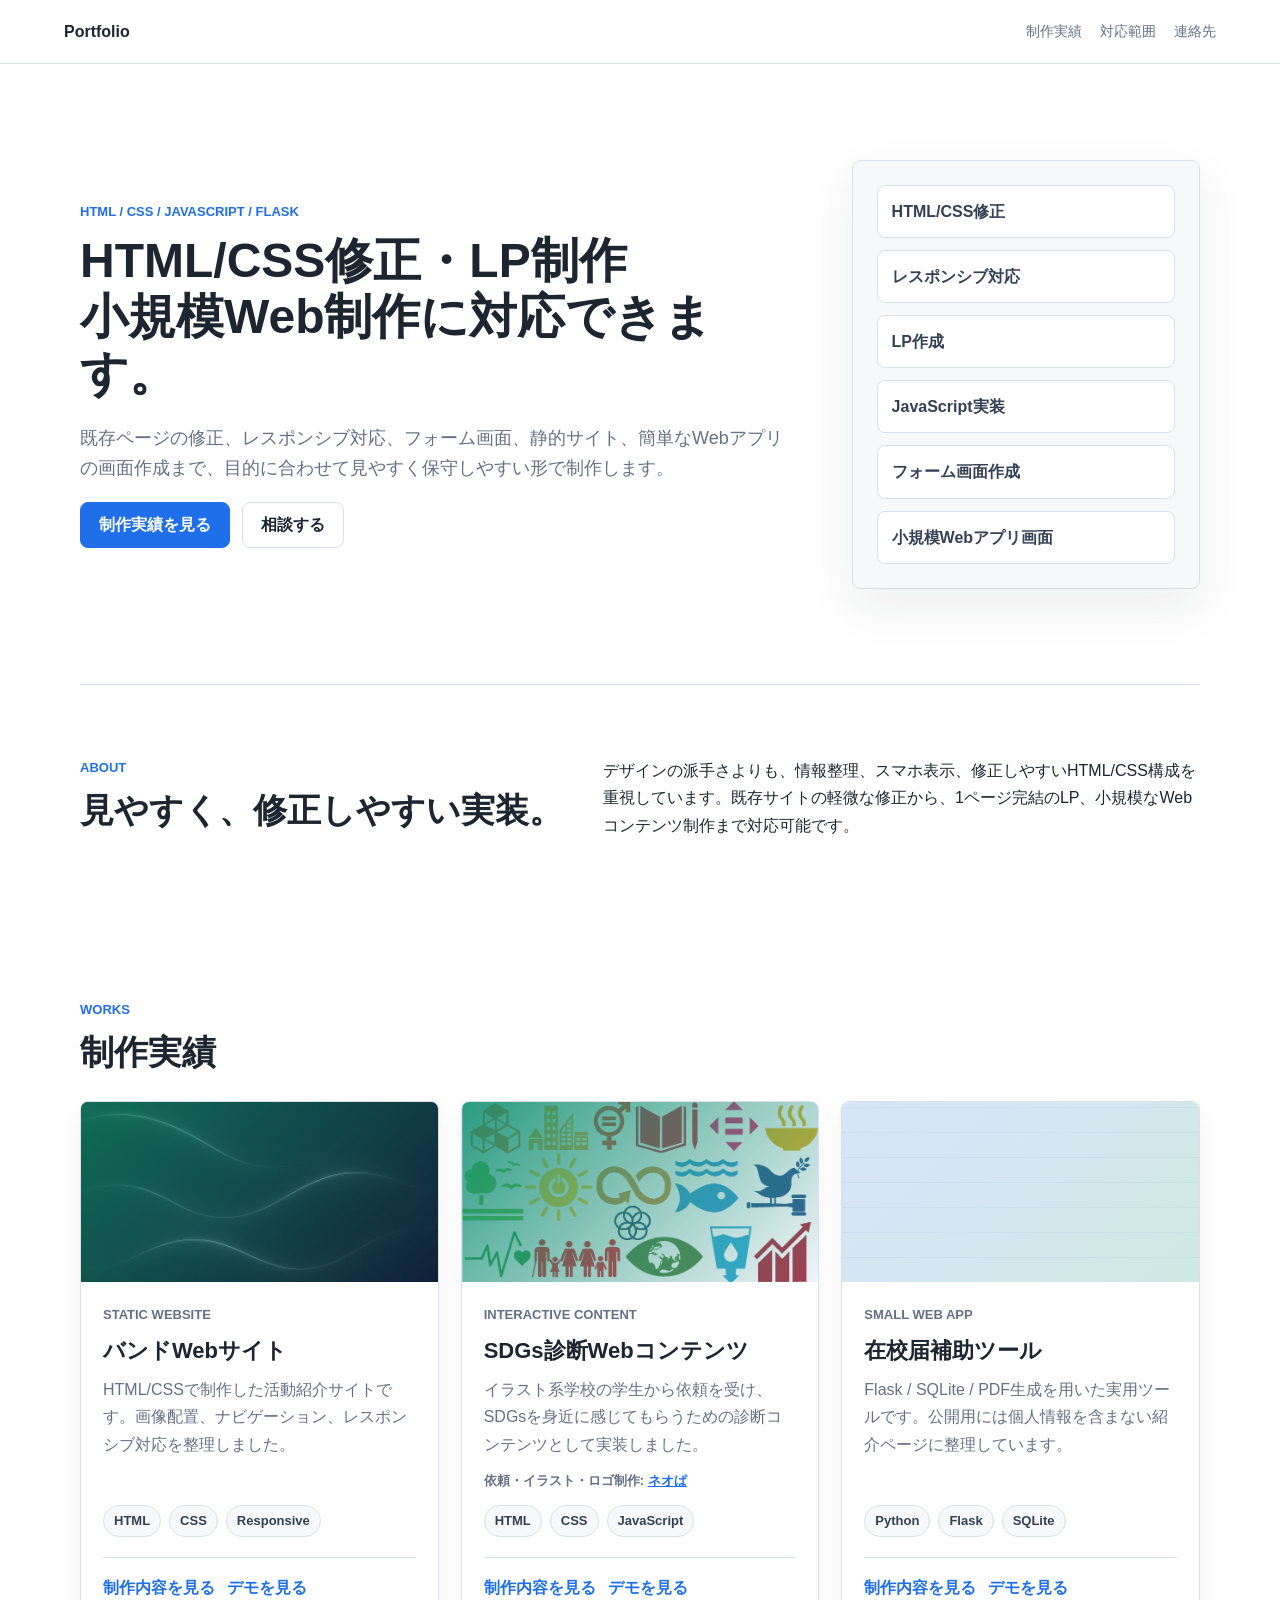
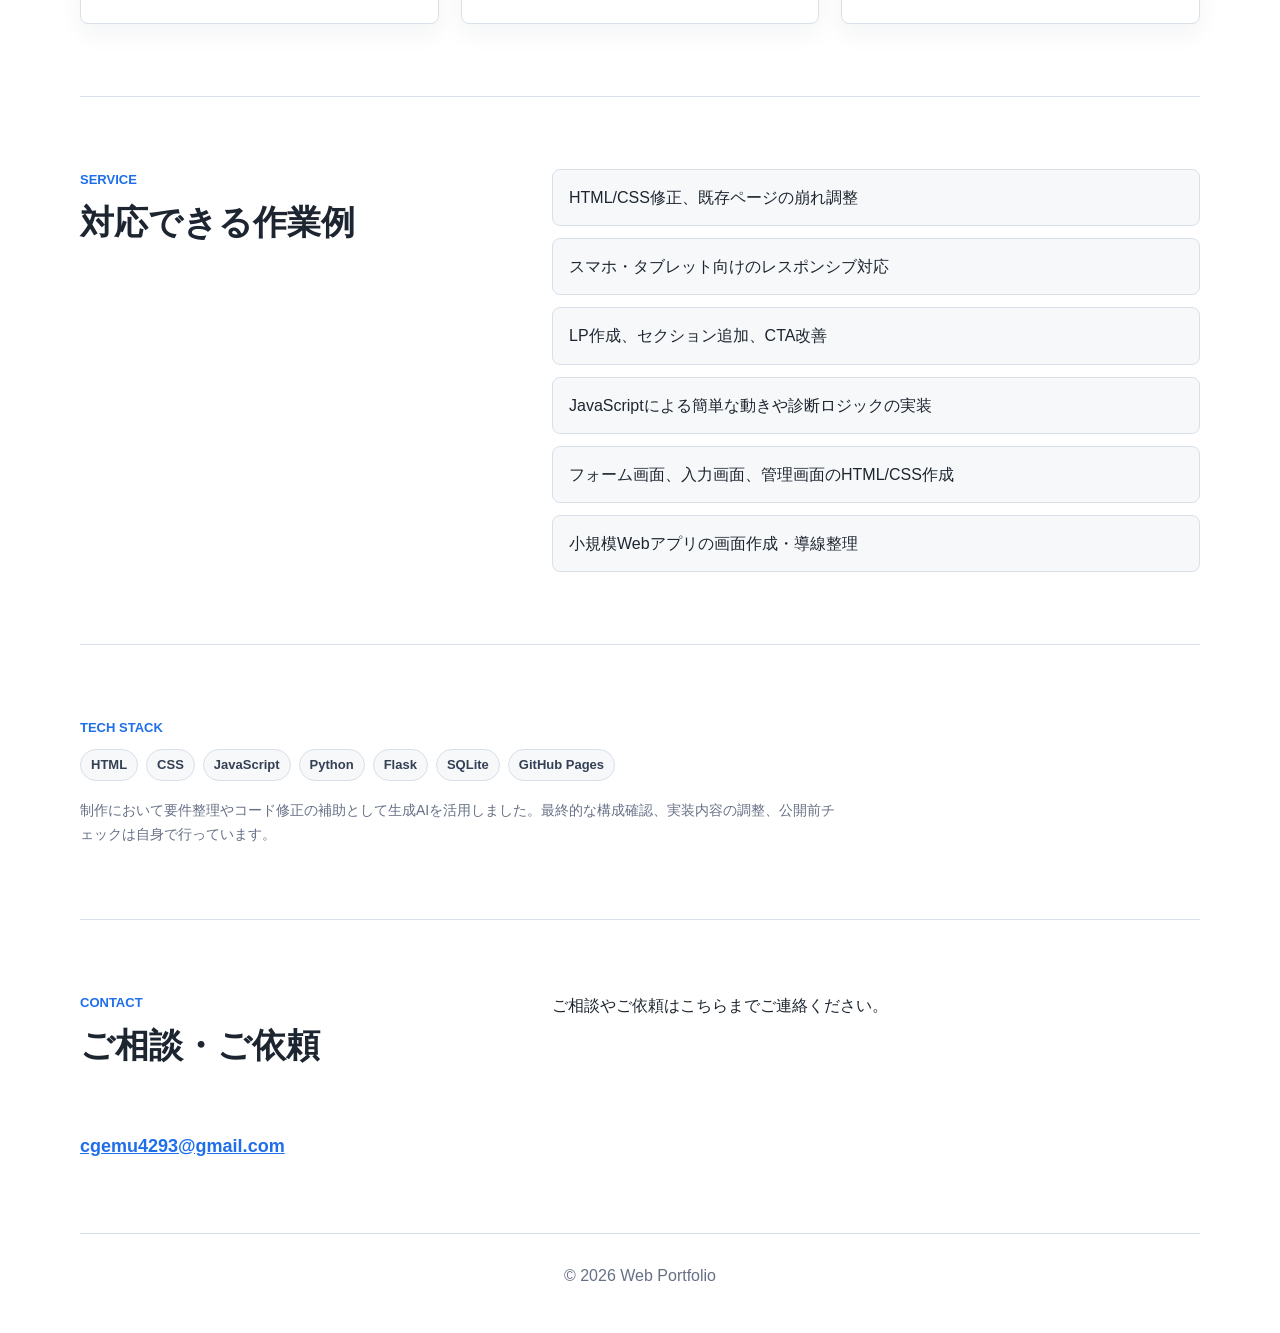
<file: index.html>
<!doctype html>
<html lang="ja">
<head>
  <meta charset="utf-8">
  <meta name="viewport" content="width=device-width, initial-scale=1">
  <title>Web制作ポートフォリオ</title>
  <meta name="description" content="HTML/CSS修正、LP制作、小規模Web制作に対応するためのポートフォリオです。">
  <link rel="stylesheet" href="assets/css/style.css">
</head>
<body>
  <header class="site-header">
    <a class="site-logo" href="index.html">Portfolio</a>
    <nav class="site-nav" aria-label="主要ナビゲーション">
      <a href="#works">制作実績</a>
      <a href="#skills">対応範囲</a>
      <a href="#contact">連絡先</a>
    </nav>
  </header>

  <main>
    <section class="hero section">
      <div class="hero-text">
        <p class="eyebrow">HTML / CSS / JavaScript / Flask</p>
        <h1 class="hero-title">
          <span>HTML/CSS修正・LP制作</span>
          <span>小規模Web制作に対応できます。</span>
        </h1>
        <p class="lead">既存ページの修正、レスポンシブ対応、フォーム画面、静的サイト、簡単なWebアプリの画面作成まで、目的に合わせて見やすく保守しやすい形で制作します。</p>
        <div class="hero-actions">
          <a class="button primary" href="#works">制作実績を見る</a>
          <a class="button ghost" href="#contact">相談する</a>
        </div>
      </div>
      <div class="hero-panel" aria-label="対応できる作業">
        <span>HTML/CSS修正</span>
        <span>レスポンシブ対応</span>
        <span>LP作成</span>
        <span>JavaScript実装</span>
        <span>フォーム画面作成</span>
        <span>小規模Webアプリ画面</span>
      </div>
    </section>

    <section class="section intro">
      <div>
        <p class="section-label">About</p>
        <h2 class="intro-title">見やすく、修正しやすい実装。</h2>
      </div>
      <p>デザインの派手さよりも、情報整理、スマホ表示、修正しやすいHTML/CSS構成を重視しています。既存サイトの軽微な修正から、1ページ完結のLP、小規模なWebコンテンツ制作まで対応可能です。</p>
    </section>

    <section class="section" id="works">
      <div class="section-heading">
        <p class="section-label">Works</p>
        <h2>制作実績</h2>
      </div>
      <div class="work-grid">
        <article class="work-card">
          <div class="work-visual band-preview" aria-hidden="true"></div>
          <div class="work-body">
            <p class="work-type">Static Website</p>
            <h3>バンドWebサイト</h3>
            <p>HTML/CSSで制作した活動紹介サイトです。画像配置、ナビゲーション、レスポンシブ対応を整理しました。</p>
            <div class="tag-list">
              <span>HTML</span><span>CSS</span><span>Responsive</span>
            </div>
            <div class="card-actions">
              <a href="works/band-site/">制作内容を見る</a>
              <a href="demos/band-site/">デモを見る</a>
            </div>
          </div>
        </article>

        <article class="work-card">
          <div class="work-visual sdgs-preview" aria-hidden="true"></div>
          <div class="work-body">
            <p class="work-type">Interactive Content</p>
            <h3>SDGs診断Webコンテンツ</h3>
            <p>イラスト系学校の学生から依頼を受け、SDGsを身近に感じてもらうための診断コンテンツとして実装しました。</p>
            <p class="work-credit">依頼・イラスト・ロゴ制作: <a href="https://x.com/neondha?s=11" target="_blank" rel="noopener noreferrer">ネオぱ</a></p>
            <div class="tag-list">
              <span>HTML</span><span>CSS</span><span>JavaScript</span>
            </div>
            <div class="card-actions">
              <a href="works/sdgs-check/">制作内容を見る</a>
              <a href="demos/sdgs-check/">デモを見る</a>
            </div>
          </div>
        </article>

        <article class="work-card">
          <div class="work-visual zaikou-preview" aria-hidden="true"></div>
          <div class="work-body">
            <p class="work-type">Small Web App</p>
            <h3>在校届補助ツール</h3>
            <p>Flask / SQLite / PDF生成を用いた実用ツールです。公開用には個人情報を含まない紹介ページに整理しています。</p>
            <div class="tag-list">
              <span>Python</span><span>Flask</span><span>SQLite</span>
            </div>
            <div class="card-actions">
              <a href="works/zaikou-tool/">制作内容を見る</a>
              <a href="demos/zaikou-tool/">デモを見る</a>
            </div>
          </div>
        </article>
      </div>
    </section>

    <section class="section split" id="skills">
      <div>
        <p class="section-label">Service</p>
        <h2>対応できる作業例</h2>
      </div>
      <ul class="check-list">
        <li>HTML/CSS修正、既存ページの崩れ調整</li>
        <li>スマホ・タブレット向けのレスポンシブ対応</li>
        <li>LP作成、セクション追加、CTA改善</li>
        <li>JavaScriptによる簡単な動きや診断ロジックの実装</li>
        <li>フォーム画面、入力画面、管理画面のHTML/CSS作成</li>
        <li>小規模Webアプリの画面作成・導線整理</li>
      </ul>
    </section>

    <section class="section tech-section">
      <p class="section-label">Tech Stack</p>
      <div class="tech-list">
        <span>HTML</span>
        <span>CSS</span>
        <span>JavaScript</span>
        <span>Python</span>
        <span>Flask</span>
        <span>SQLite</span>
        <span>GitHub Pages</span>
      </div>
      <p class="ai-note">制作において要件整理やコード修正の補助として生成AIを活用しました。最終的な構成確認、実装内容の調整、公開前チェックは自身で行っています。</p>
    </section>

    <section class="section contact" id="contact">
      <div>
        <p class="section-label">Contact</p>
        <h2>ご相談・ご依頼</h2>
      </div>
      <p>ご相談やご依頼はこちらまでご連絡ください。</p>
      <a class="contact-mail" href="mailto:cgemu4293@gmail.com">cgemu4293@gmail.com</a>
    </section>
  </main>

  <footer class="site-footer">
    <p>&copy; 2026 Web Portfolio</p>
  </footer>

  <script src="assets/js/main.js"></script>
</body>
</html>
</file>
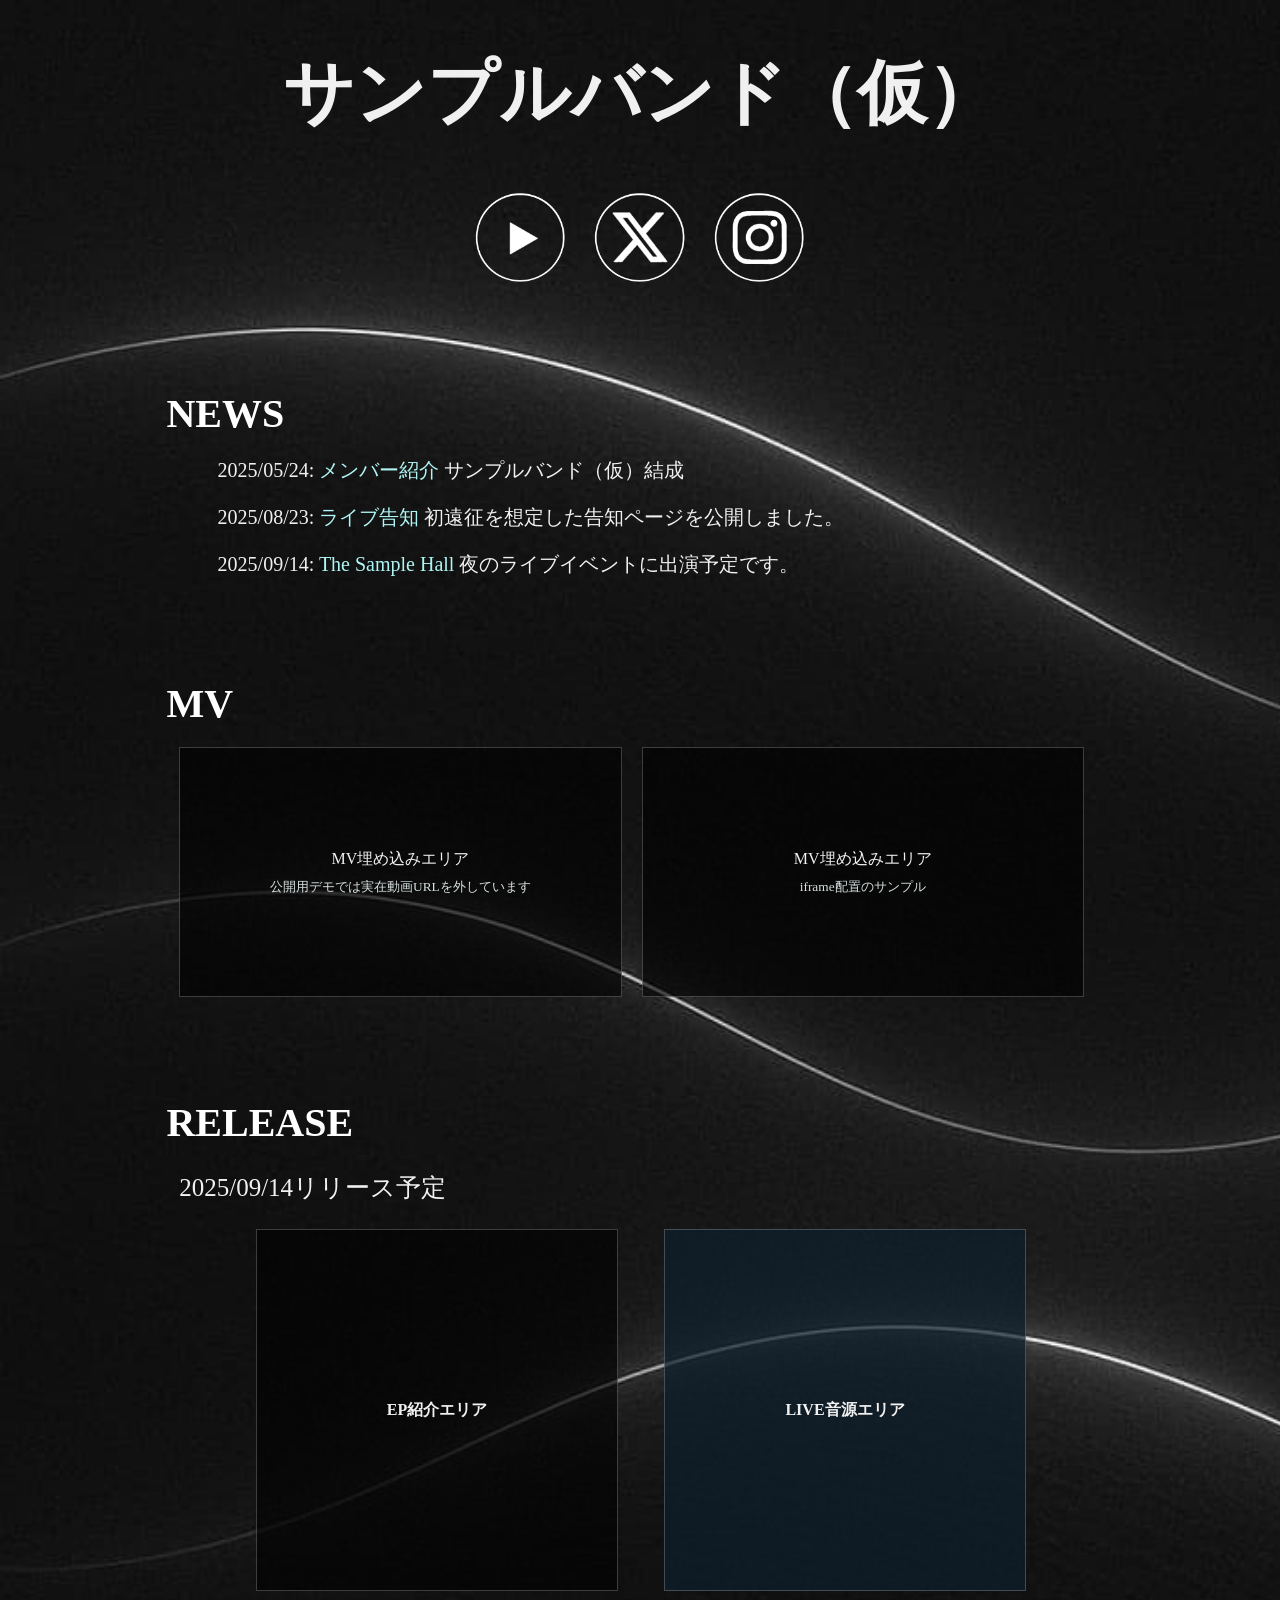
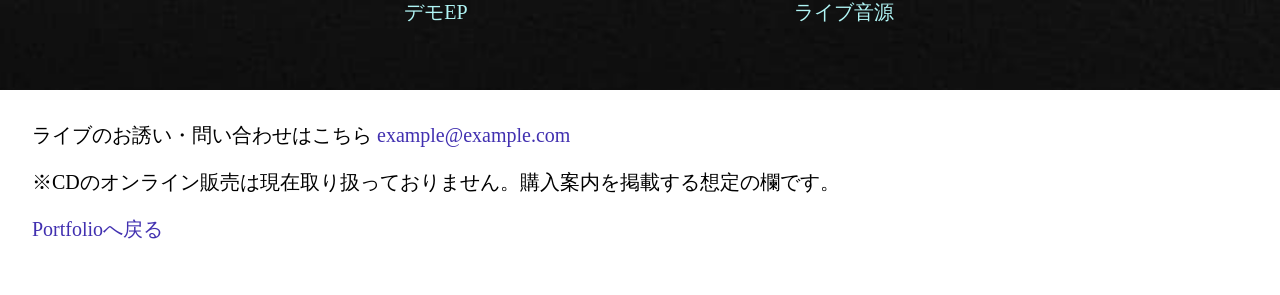
<file: demos/band-site/index.html>
<!doctype html>
<html lang="ja">
<head>
  <meta charset="utf-8">
  <meta name="viewport" content="width=device-width, initial-scale=1.0">
  <title>サンプルバンド（仮）</title>
  <link rel="stylesheet" href="style.css">
</head>
<body>
  <h1 class="Title">サンプルバンド（仮）</h1>

  <div class="URL" aria-label="SNSリンク">
    <a href="#contact"><img src="Icon_Photo/icon_YT.png" class="icon" alt="YouTube"></a>
    <a href="#contact"><img src="Icon_Photo/icon_X.png" class="icon" alt="X"></a>
    <a href="#contact"><img src="Icon_Photo/icon_insta.png" class="icon" alt="Instagram"></a>
  </div>

  <h2 class="Title_Text">NEWS</h2>
  <div id="NEWS">
    <p>
      2025/05/24:
      <a href="menber.html">メンバー紹介</a>
      サンプルバンド（仮）結成
    </p>
    <p>
      2025/08/23:
      <a href="live.html">ライブ告知</a>
      初遠征を想定した告知ページを公開しました。
    </p>
    <p>
      2025/09/14:
      <a href="live.html">The Sample Hall</a>
      夜のライブイベントに出演予定です。
    </p>
  </div>

  <h2 class="Title_Text">MV</h2>
  <div id="MV">
    <div class="yt-frame demo-frame">
      <span>MV埋め込みエリア</span>
      <small>公開用デモでは実在動画URLを外しています</small>
    </div>
    <div class="yt-frame demo-frame">
      <span>MV埋め込みエリア</span>
      <small>iframe配置のサンプル</small>
    </div>
  </div>

  <h2 class="Title_Text">RELEASE</h2>
  <div id="RELEASE">
    <p>2025/09/14リリース予定</p>
  </div>

  <div class="Release_Block">
    <article class="release-item">
      <a href="release.html">
        <span class="CD_photo demo-cover" aria-label="EP紹介サンプル">EP紹介エリア</span>
      </a>
      <a href="release.html" class="CD_name">デモEP</a>
    </article>
    <article class="release-item">
      <a href="release.html">
        <span class="CD_photo demo-cover demo-cover-alt" aria-label="EP紹介サンプル">LIVE音源エリア</span>
      </a>
      <a href="release.html" class="CD_name">ライブ音源</a>
    </article>
  </div>

  <div id="footer">
    <footer class="footer" id="contact">
      ライブのお誘い・問い合わせはこちら
      <a class="QandA" href="mailto:example@example.com">example@example.com</a>
      <p>※CDのオンライン販売は現在取り扱っておりません。購入案内を掲載する想定の欄です。</p>
      <p><a class="PortfolioLink" href="../../index.html">Portfolioへ戻る</a></p>
    </footer>
  </div>
</body>
</html>
</file>
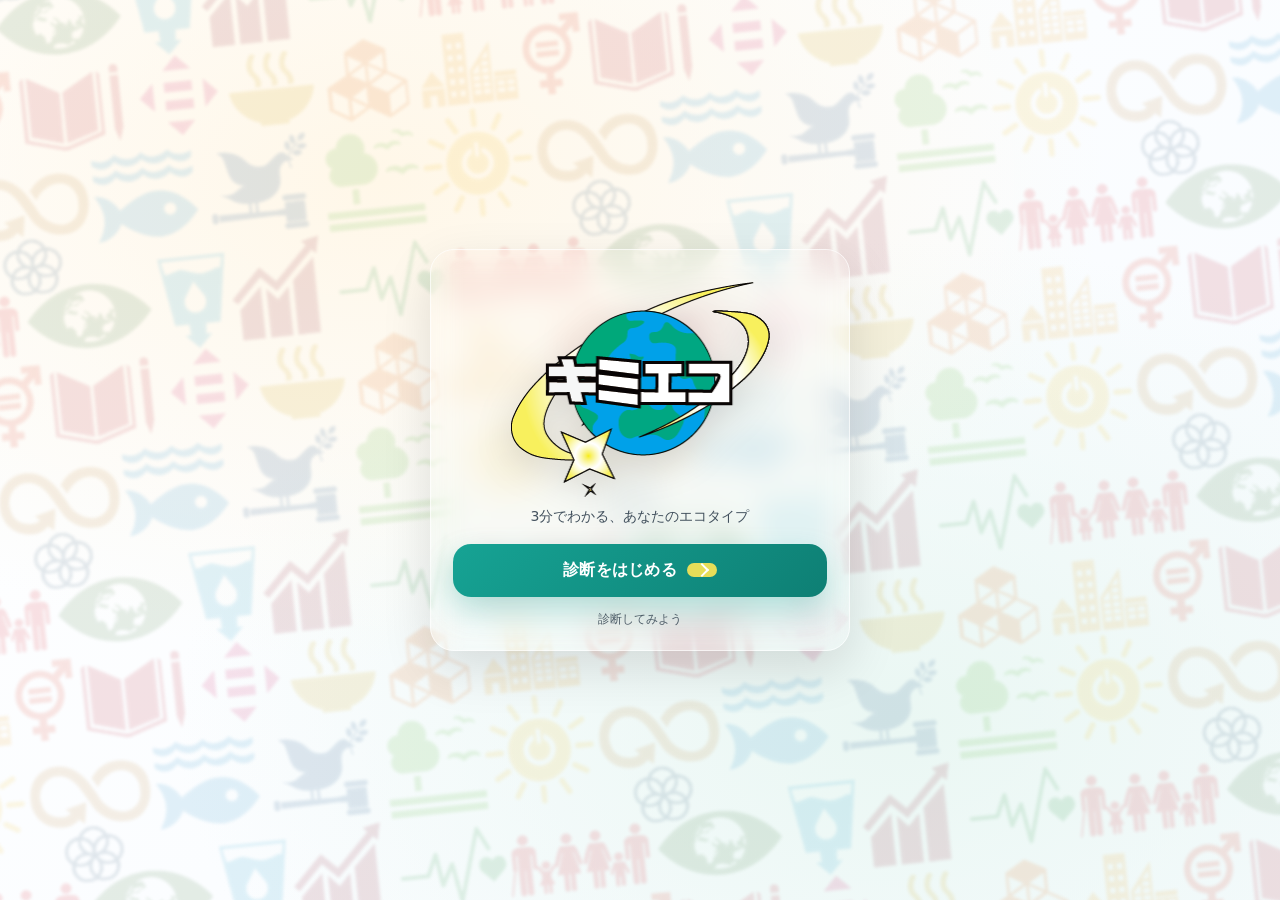
<file: demos/sdgs-check/index.html>
<!doctype html>
<html>
<head>
    <title>キミはエコい_SDGs診断</title>
    <meta charset="utf-8" />
    <meta http-equiv="X-UA-Compatible" content="IE=edge" />
    <link rel="icon" href="picture/Logo.png" sizes="32x32" type="image/png" />
    <link rel="stylesheet" href="style.css">
    <meta name="viewport" content="width=device-width, initial-scale=1.0">

</head>

<body>

    <div class="screen">
    <div class="bg"></div>

    <main class="card">
        <img class="logo" src="picture/Logo.png" alt="キミエコ">
        <p class="lead">3分でわかる、あなたのエコタイプ</p>

        <a href="question.html" class = "start-link">
            <button class="cta">
                <span>診断をはじめる</span>
                <span class="arrow" aria-hidden="true"></span>
            </button>
        </a>
        
        <p class="note">診断してみよう</p>
    </main>

    <script src="https://code.jquery.com/jquery-3.7.1.min.js"></script>
    <script>

    </script>
</body>
</html>
</file>
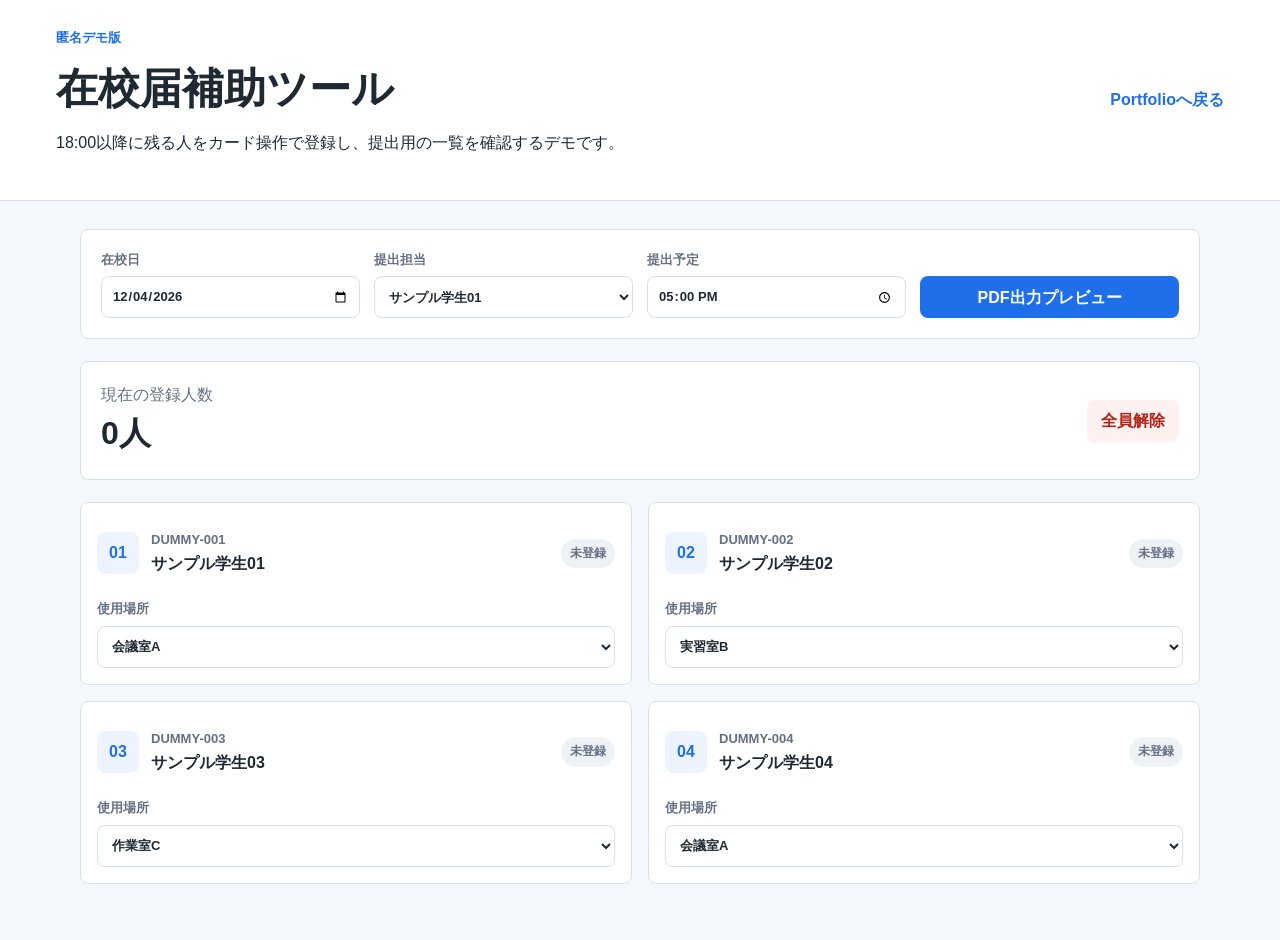
<file: demos/zaikou-tool/index.html>
<!doctype html>
<html lang="ja">
<head>
  <meta charset="utf-8">
  <meta name="viewport" content="width=device-width, initial-scale=1">
  <title>在校届補助ツール 匿名デモ</title>
  <link rel="stylesheet" href="style.css">
</head>
<body>
  <header class="app-header">
    <div>
      <p class="app-label">匿名デモ版</p>
      <h1>在校届補助ツール</h1>
      <p>18:00以降に残る人をカード操作で登録し、提出用の一覧を確認するデモです。</p>
    </div>
    <a class="back-link" href="../../index.html">Portfolioへ戻る</a>
  </header>

  <main class="page">
    <section class="control-panel">
      <label>
        在校日
        <input id="stayDate" type="date">
      </label>
      <label>
        提出担当
        <select id="submitter">
          <option>サンプル学生01</option>
          <option>サンプル学生02</option>
          <option>サンプル学生03</option>
        </select>
      </label>
      <label>
        提出予定
        <input id="submitTime" type="time" value="17:00">
      </label>
      <button class="print-button" id="showPreview" type="button">PDF出力プレビュー</button>
    </section>

    <section class="summary">
      <div>
        <p>現在の登録人数</p>
        <strong><span id="selectedCount">0</span>人</strong>
      </div>
      <button class="clear-button" id="clearAll" type="button">全員解除</button>
    </section>

    <section class="student-grid" aria-label="学生一覧">
      <article class="student-card" data-name="サンプル学生01" data-number="DUMMY-001">
        <button type="button" class="student-toggle">
          <span class="roster">01</span>
          <span><b>DUMMY-001</b>サンプル学生01</span>
          <span class="badge">未登録</span>
        </button>
        <label>使用場所
          <select>
            <option>会議室A</option>
            <option>実習室B</option>
            <option>作業室C</option>
          </select>
        </label>
      </article>
      <article class="student-card" data-name="サンプル学生02" data-number="DUMMY-002">
        <button type="button" class="student-toggle">
          <span class="roster">02</span>
          <span><b>DUMMY-002</b>サンプル学生02</span>
          <span class="badge">未登録</span>
        </button>
        <label>使用場所
          <select>
            <option>実習室B</option>
            <option>会議室A</option>
            <option>作業室C</option>
          </select>
        </label>
      </article>
      <article class="student-card" data-name="サンプル学生03" data-number="DUMMY-003">
        <button type="button" class="student-toggle">
          <span class="roster">03</span>
          <span><b>DUMMY-003</b>サンプル学生03</span>
          <span class="badge">未登録</span>
        </button>
        <label>使用場所
          <select>
            <option>作業室C</option>
            <option>会議室A</option>
            <option>実習室B</option>
          </select>
        </label>
      </article>
      <article class="student-card" data-name="サンプル学生04" data-number="DUMMY-004">
        <button type="button" class="student-toggle">
          <span class="roster">04</span>
          <span><b>DUMMY-004</b>サンプル学生04</span>
          <span class="badge">未登録</span>
        </button>
        <label>使用場所
          <select>
            <option>会議室A</option>
            <option>実習室B</option>
            <option>作業室C</option>
          </select>
        </label>
      </article>
    </section>

    <section class="preview" id="preview" hidden>
      <div class="preview-header">
        <div>
          <p class="app-label">PDF生成イメージ</p>
          <h2>提出一覧プレビュー</h2>
        </div>
        <button id="closePreview" type="button">閉じる</button>
      </div>
      <table>
        <thead>
          <tr>
            <th>番号</th>
            <th>氏名</th>
            <th>使用場所</th>
            <th>退室予定</th>
          </tr>
        </thead>
        <tbody id="previewBody"></tbody>
      </table>
      <p class="note">これは匿名デモです。実際のPDFテンプレート、学校名、実データは含めていません。</p>
    </section>
  </main>

  <script src="script.js"></script>
</body>
</html>
</file>
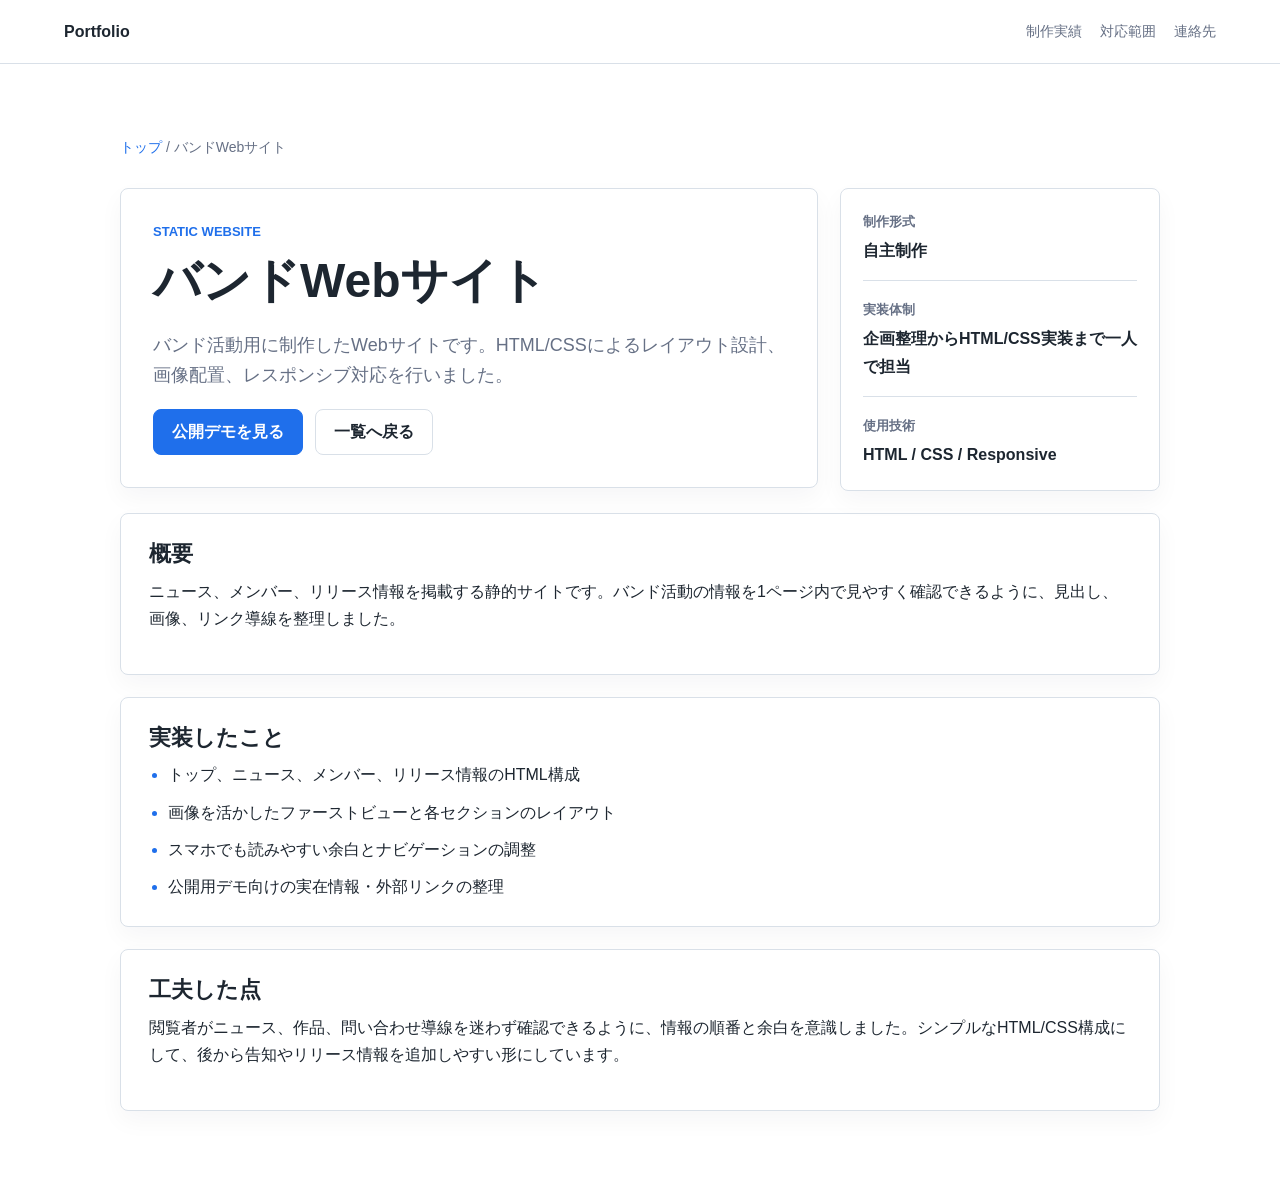
<file: works/band-site/index.html>
<!doctype html>
<html lang="ja">
<head>
  <meta charset="utf-8">
  <meta name="viewport" content="width=device-width, initial-scale=1">
  <title>バンドWebサイト | 制作実績</title>
  <link rel="stylesheet" href="../../assets/css/style.css">
</head>
<body>
  <header class="site-header">
    <a class="site-logo" href="../../index.html">Portfolio</a>
    <nav class="site-nav" aria-label="主要ナビゲーション">
      <a href="../../index.html#works">制作実績</a>
      <a href="../../index.html#skills">対応範囲</a>
      <a href="../../index.html#contact">連絡先</a>
    </nav>
  </header>
  <main class="section work-detail">
    <p class="breadcrumb"><a href="../../index.html">トップ</a> / バンドWebサイト</p>
    <div class="detail-layout">
      <section class="work-hero-detail">
        <p class="section-label">Static Website</p>
        <h1>バンドWebサイト</h1>
        <p class="lead">バンド活動用に制作したWebサイトです。HTML/CSSによるレイアウト設計、画像配置、レスポンシブ対応を行いました。</p>
        <div class="hero-actions">
          <a class="button primary" href="../../demos/band-site/">公開デモを見る</a>
          <a class="button ghost" href="../../index.html#works">一覧へ戻る</a>
        </div>
      </section>

      <aside class="work-summary">
        <dl>
          <div><dt>制作形式</dt><dd>自主制作</dd></div>
          <div><dt>実装体制</dt><dd>企画整理からHTML/CSS実装まで一人で担当</dd></div>
          <div><dt>使用技術</dt><dd>HTML / CSS / Responsive</dd></div>
        </dl>
      </aside>

      <section class="detail-section">
        <h2>概要</h2>
        <p>ニュース、メンバー、リリース情報を掲載する静的サイトです。バンド活動の情報を1ページ内で見やすく確認できるように、見出し、画像、リンク導線を整理しました。</p>
      </section>
      <section class="detail-section">
        <h2>実装したこと</h2>
        <ul class="plain-list">
          <li>トップ、ニュース、メンバー、リリース情報のHTML構成</li>
          <li>画像を活かしたファーストビューと各セクションのレイアウト</li>
          <li>スマホでも読みやすい余白とナビゲーションの調整</li>
          <li>公開用デモ向けの実在情報・外部リンクの整理</li>
        </ul>
      </section>
      <section class="detail-section">
        <h2>工夫した点</h2>
        <p>閲覧者がニュース、作品、問い合わせ導線を迷わず確認できるように、情報の順番と余白を意識しました。シンプルなHTML/CSS構成にして、後から告知やリリース情報を追加しやすい形にしています。</p>
      </section>
    </div>
  </main>
</body>
</html>
</file>
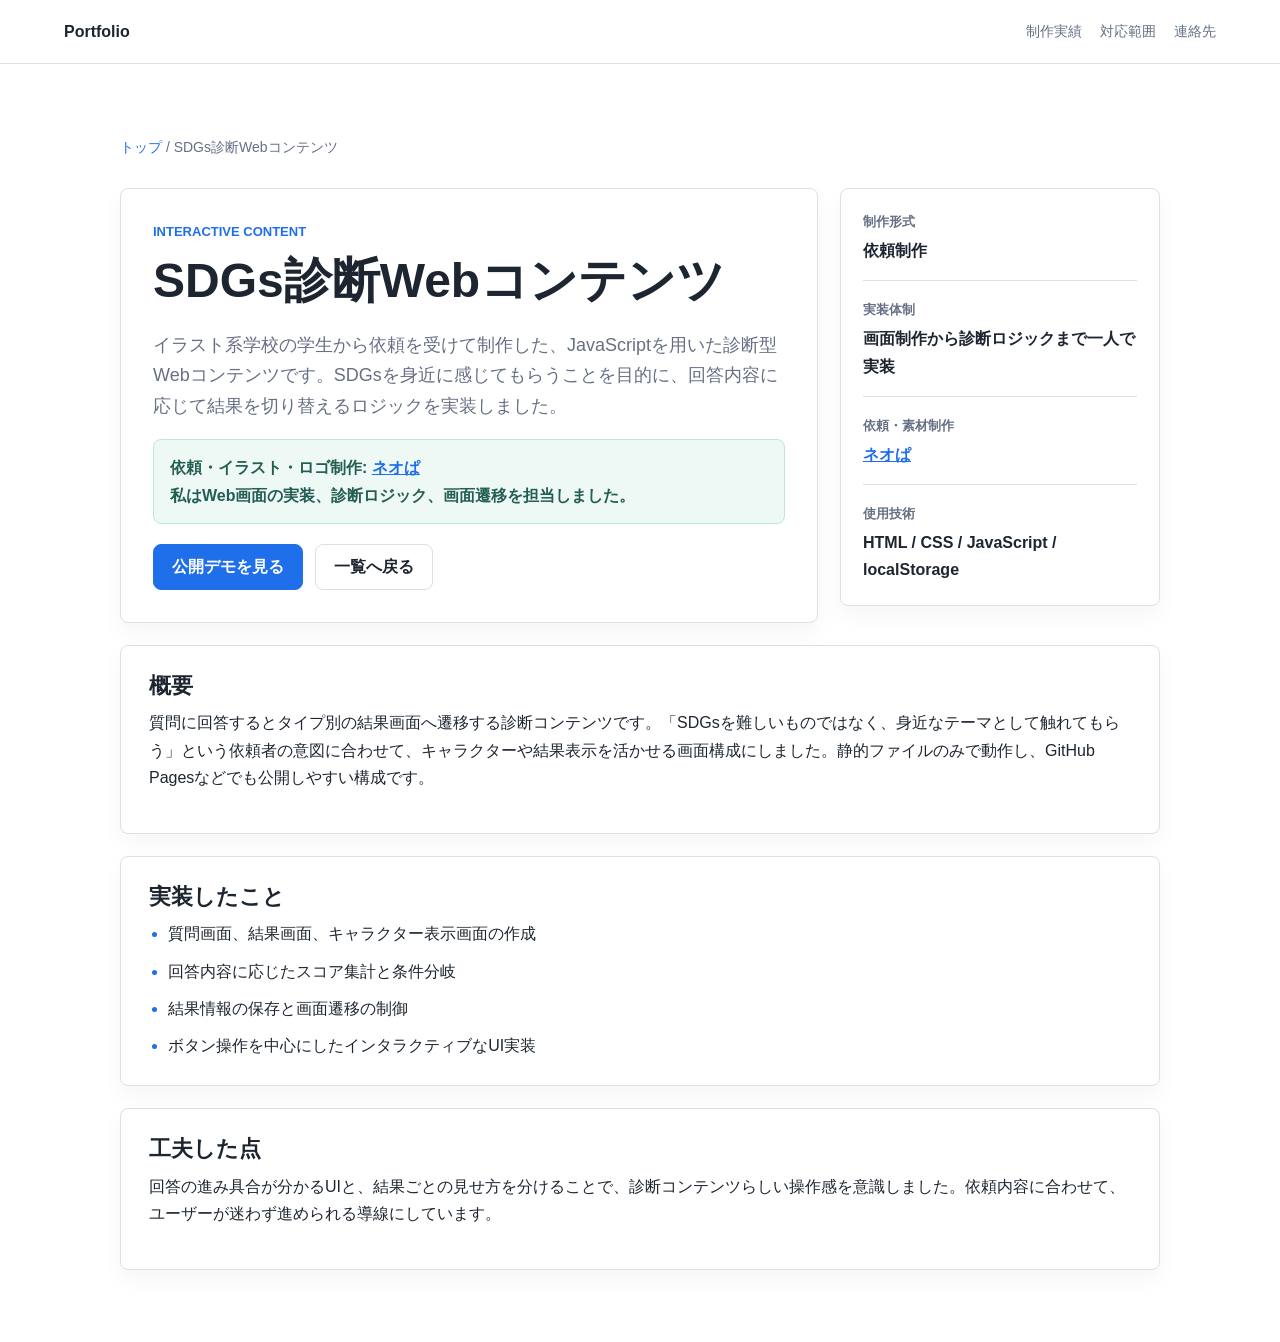
<file: works/sdgs-check/index.html>
<!doctype html>
<html lang="ja">
<head>
  <meta charset="utf-8">
  <meta name="viewport" content="width=device-width, initial-scale=1">
  <title>SDGs診断Webコンテンツ | 制作実績</title>
  <link rel="stylesheet" href="../../assets/css/style.css">
</head>
<body>
  <header class="site-header">
    <a class="site-logo" href="../../index.html">Portfolio</a>
    <nav class="site-nav" aria-label="主要ナビゲーション">
      <a href="../../index.html#works">制作実績</a>
      <a href="../../index.html#skills">対応範囲</a>
      <a href="../../index.html#contact">連絡先</a>
    </nav>
  </header>
  <main class="section work-detail">
    <p class="breadcrumb"><a href="../../index.html">トップ</a> / SDGs診断Webコンテンツ</p>
    <div class="detail-layout">
      <section class="work-hero-detail">
        <p class="section-label">Interactive Content</p>
        <h1>SDGs診断Webコンテンツ</h1>
        <p class="lead">イラスト系学校の学生から依頼を受けて制作した、JavaScriptを用いた診断型Webコンテンツです。SDGsを身近に感じてもらうことを目的に、回答内容に応じて結果を切り替えるロジックを実装しました。</p>
        <p class="credit-note">依頼・イラスト・ロゴ制作: <a href="https://x.com/neondha?s=11" target="_blank" rel="noopener noreferrer">ネオぱ</a><br>私はWeb画面の実装、診断ロジック、画面遷移を担当しました。</p>
        <div class="hero-actions">
          <a class="button primary" href="../../demos/sdgs-check/">公開デモを見る</a>
          <a class="button ghost" href="../../index.html#works">一覧へ戻る</a>
        </div>
      </section>

      <aside class="work-summary">
        <dl>
          <div><dt>制作形式</dt><dd>依頼制作</dd></div>
          <div><dt>実装体制</dt><dd>画面制作から診断ロジックまで一人で実装</dd></div>
          <div><dt>依頼・素材制作</dt><dd><a href="https://x.com/neondha?s=11" target="_blank" rel="noopener noreferrer">ネオぱ</a></dd></div>
          <div><dt>使用技術</dt><dd>HTML / CSS / JavaScript / localStorage</dd></div>
        </dl>
      </aside>

      <section class="detail-section">
        <h2>概要</h2>
        <p>質問に回答するとタイプ別の結果画面へ遷移する診断コンテンツです。「SDGsを難しいものではなく、身近なテーマとして触れてもらう」という依頼者の意図に合わせて、キャラクターや結果表示を活かせる画面構成にしました。静的ファイルのみで動作し、GitHub Pagesなどでも公開しやすい構成です。</p>
      </section>
      <section class="detail-section">
        <h2>実装したこと</h2>
        <ul class="plain-list">
          <li>質問画面、結果画面、キャラクター表示画面の作成</li>
          <li>回答内容に応じたスコア集計と条件分岐</li>
          <li>結果情報の保存と画面遷移の制御</li>
          <li>ボタン操作を中心にしたインタラクティブなUI実装</li>
        </ul>
      </section>
      <section class="detail-section">
        <h2>工夫した点</h2>
        <p>回答の進み具合が分かるUIと、結果ごとの見せ方を分けることで、診断コンテンツらしい操作感を意識しました。依頼内容に合わせて、ユーザーが迷わず進められる導線にしています。</p>
      </section>
    </div>
  </main>
</body>
</html>
</file>
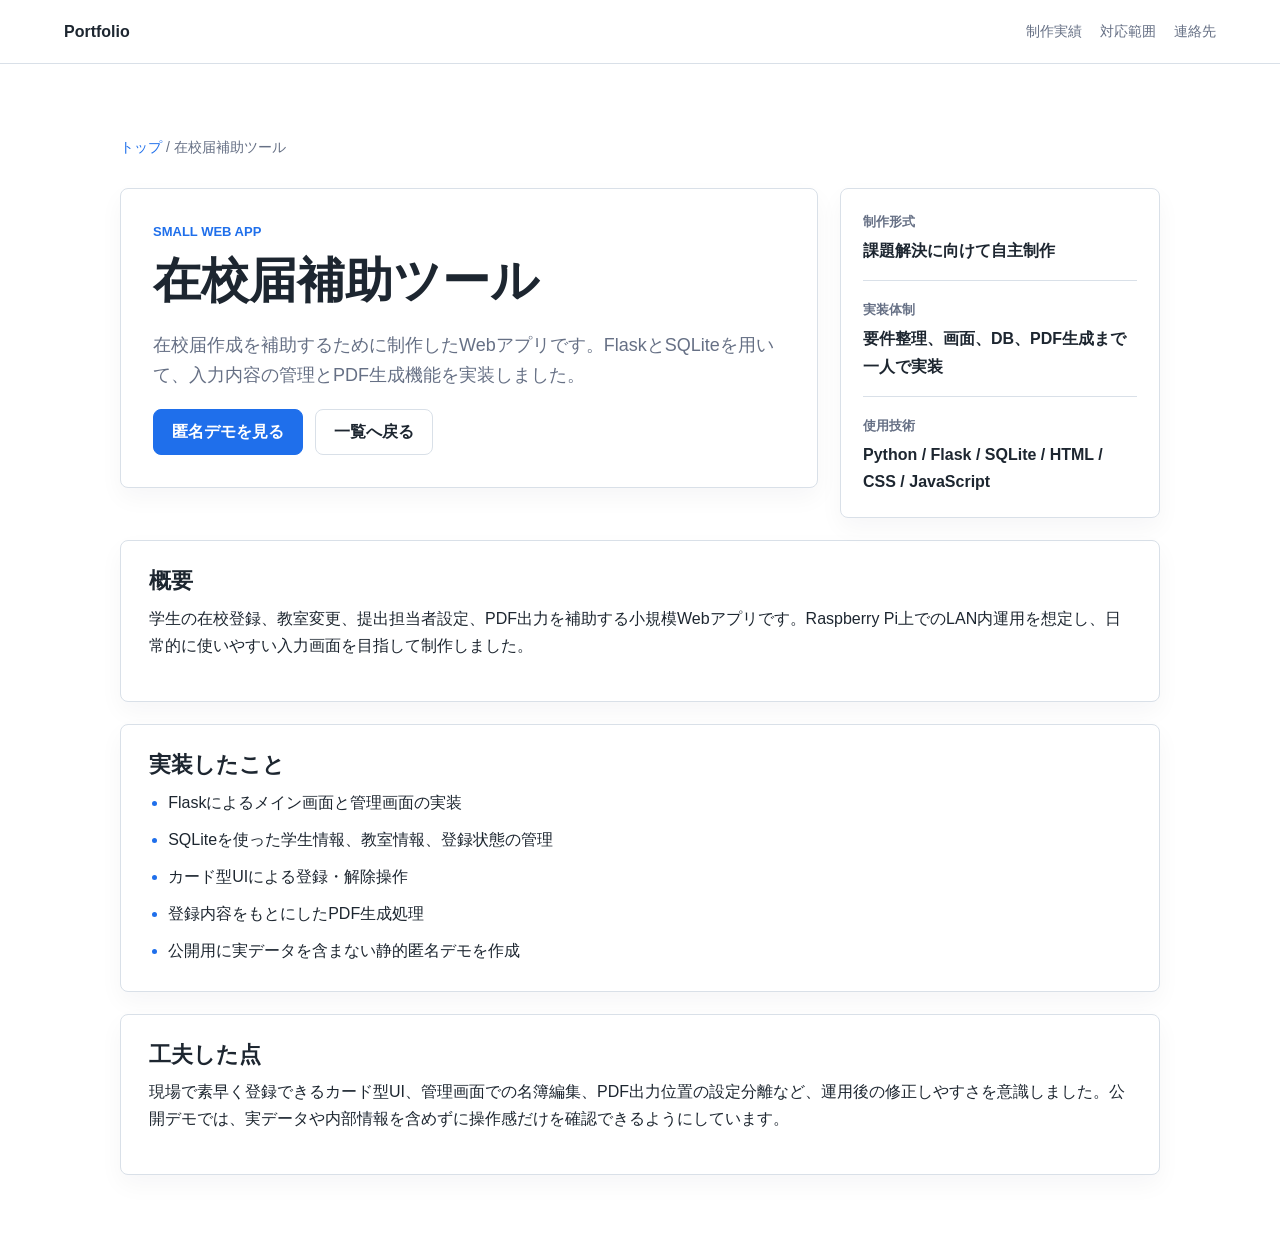
<file: works/zaikou-tool/index.html>
<!doctype html>
<html lang="ja">
<head>
  <meta charset="utf-8">
  <meta name="viewport" content="width=device-width, initial-scale=1">
  <title>在校届補助ツール | 制作実績</title>
  <link rel="stylesheet" href="../../assets/css/style.css">
</head>
<body>
  <header class="site-header">
    <a class="site-logo" href="../../index.html">Portfolio</a>
    <nav class="site-nav" aria-label="主要ナビゲーション">
      <a href="../../index.html#works">制作実績</a>
      <a href="../../index.html#skills">対応範囲</a>
      <a href="../../index.html#contact">連絡先</a>
    </nav>
  </header>
  <main class="section work-detail">
    <p class="breadcrumb"><a href="../../index.html">トップ</a> / 在校届補助ツール</p>
    <div class="detail-layout">
      <section class="work-hero-detail">
        <p class="section-label">Small Web App</p>
        <h1>在校届補助ツール</h1>
        <p class="lead">在校届作成を補助するために制作したWebアプリです。FlaskとSQLiteを用いて、入力内容の管理とPDF生成機能を実装しました。</p>
        <div class="hero-actions">
          <a class="button primary" href="../../demos/zaikou-tool/">匿名デモを見る</a>
          <a class="button ghost" href="../../index.html#works">一覧へ戻る</a>
        </div>
      </section>

      <aside class="work-summary">
        <dl>
          <div><dt>制作形式</dt><dd>課題解決に向けて自主制作</dd></div>
          <div><dt>実装体制</dt><dd>要件整理、画面、DB、PDF生成まで一人で実装</dd></div>
          <div><dt>使用技術</dt><dd>Python / Flask / SQLite / HTML / CSS / JavaScript</dd></div>
        </dl>
      </aside>

      <section class="detail-section">
        <h2>概要</h2>
        <p>学生の在校登録、教室変更、提出担当者設定、PDF出力を補助する小規模Webアプリです。Raspberry Pi上でのLAN内運用を想定し、日常的に使いやすい入力画面を目指して制作しました。</p>
      </section>
      <section class="detail-section">
        <h2>実装したこと</h2>
        <ul class="plain-list">
          <li>Flaskによるメイン画面と管理画面の実装</li>
          <li>SQLiteを使った学生情報、教室情報、登録状態の管理</li>
          <li>カード型UIによる登録・解除操作</li>
          <li>登録内容をもとにしたPDF生成処理</li>
          <li>公開用に実データを含まない静的匿名デモを作成</li>
        </ul>
      </section>
      <section class="detail-section">
        <h2>工夫した点</h2>
        <p>現場で素早く登録できるカード型UI、管理画面での名簿編集、PDF出力位置の設定分離など、運用後の修正しやすさを意識しました。公開デモでは、実データや内部情報を含めずに操作感だけを確認できるようにしています。</p>
      </section>
    </div>
  </main>
</body>
</html>
</file>
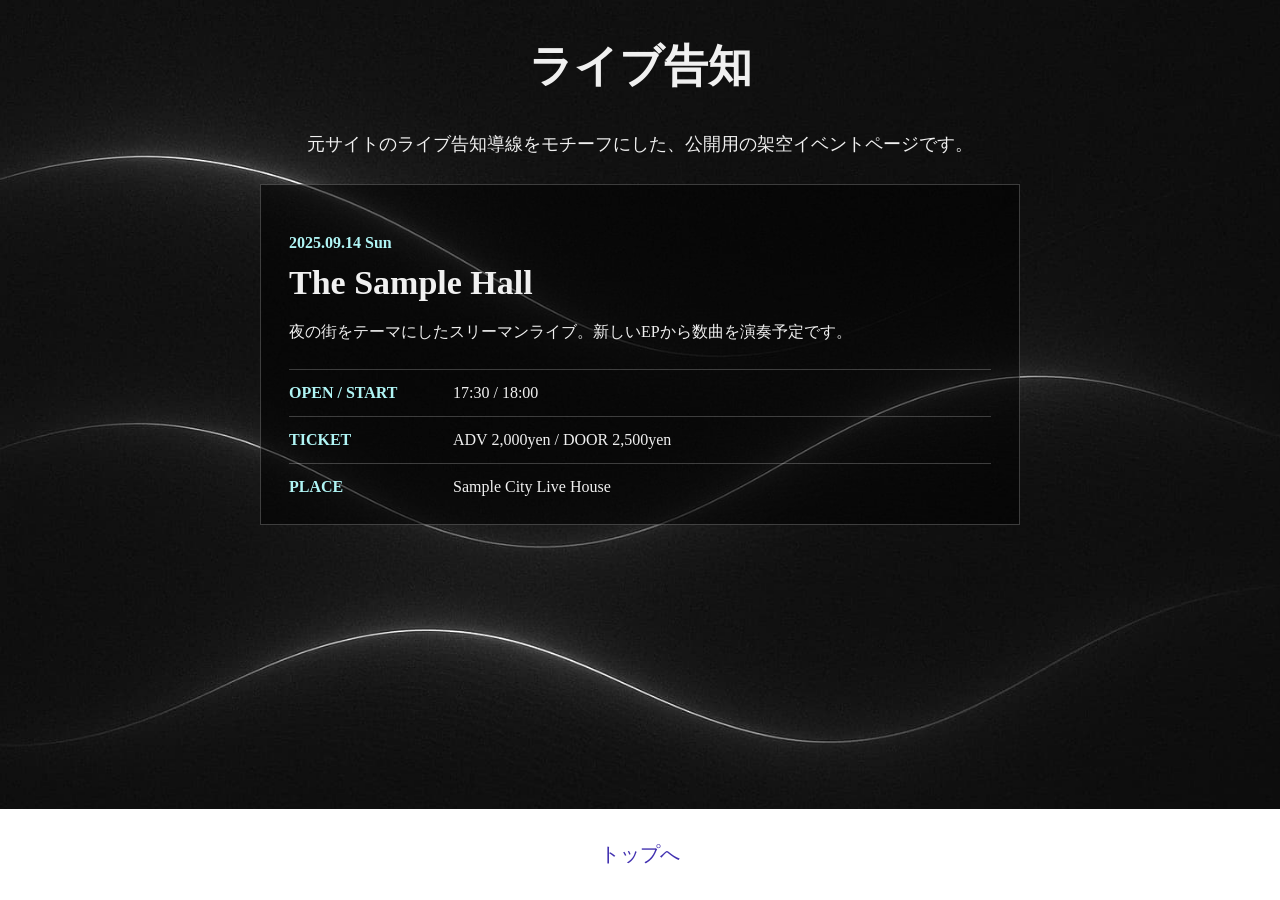
<file: demos/band-site/live.html>
<!doctype html>
<html lang="ja">
<head>
  <meta charset="utf-8">
  <meta name="viewport" content="width=device-width, initial-scale=1.0">
  <title>ライブ告知 | サンプルバンド（仮）</title>
  <link rel="stylesheet" href="style_Men.css">
</head>
<body>
  <main class="member-page">
    <h2 class="Title">ライブ告知</h2>
    <p class="member-note">元サイトのライブ告知導線をモチーフにした、公開用の架空イベントページです。</p>

    <section class="live-panel">
      <p class="live-date">2025.09.14 Sun</p>
      <h2>The Sample Hall</h2>
      <p>夜の街をテーマにしたスリーマンライブ。新しいEPから数曲を演奏予定です。</p>
      <dl>
        <div>
          <dt>OPEN / START</dt>
          <dd>17:30 / 18:00</dd>
        </div>
        <div>
          <dt>TICKET</dt>
          <dd>ADV 2,000yen / DOOR 2,500yen</dd>
        </div>
        <div>
          <dt>PLACE</dt>
          <dd>Sample City Live House</dd>
        </div>
      </dl>
    </section>
  </main>

  <div id="footer">
    <footer class="footer">
      <a class="Top" href="index.html">トップへ</a>
    </footer>
  </div>
</body>
</html>
</file>
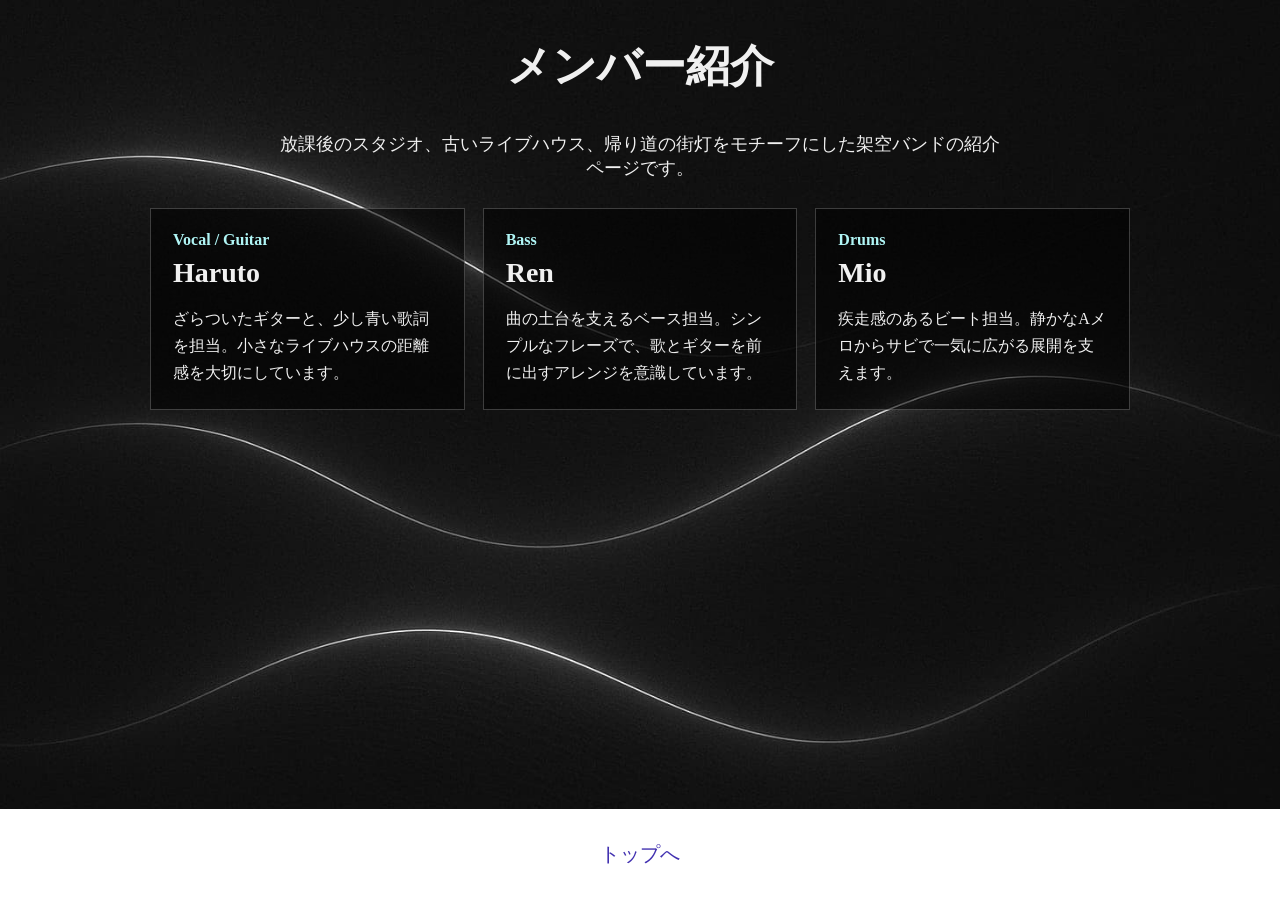
<file: demos/band-site/menber.html>
<!doctype html>
<html lang="ja">
<head>
  <meta charset="utf-8">
  <meta name="viewport" content="width=device-width, initial-scale=1.0">
  <title>メンバー紹介 | サンプルバンド（仮）</title>
  <link rel="stylesheet" href="style_Men.css">
</head>
<body>
  <main class="member-page">
    <h2 class="Title">メンバー紹介</h2>
    <p class="member-note">放課後のスタジオ、古いライブハウス、帰り道の街灯をモチーフにした架空バンドの紹介ページです。</p>

    <section class="member-grid" aria-label="メンバー一覧">
      <article class="member-card">
        <span class="part">Vocal / Guitar</span>
        <h2>Haruto</h2>
        <p>ざらついたギターと、少し青い歌詞を担当。小さなライブハウスの距離感を大切にしています。</p>
      </article>
      <article class="member-card">
        <span class="part">Bass</span>
        <h2>Ren</h2>
        <p>曲の土台を支えるベース担当。シンプルなフレーズで、歌とギターを前に出すアレンジを意識しています。</p>
      </article>
      <article class="member-card">
        <span class="part">Drums</span>
        <h2>Mio</h2>
        <p>疾走感のあるビート担当。静かなAメロからサビで一気に広がる展開を支えます。</p>
      </article>
    </section>
  </main>

  <div id="footer">
    <footer class="footer">
      <a class="Top" href="index.html">トップへ</a>
    </footer>
  </div>
</body>
</html>
</file>
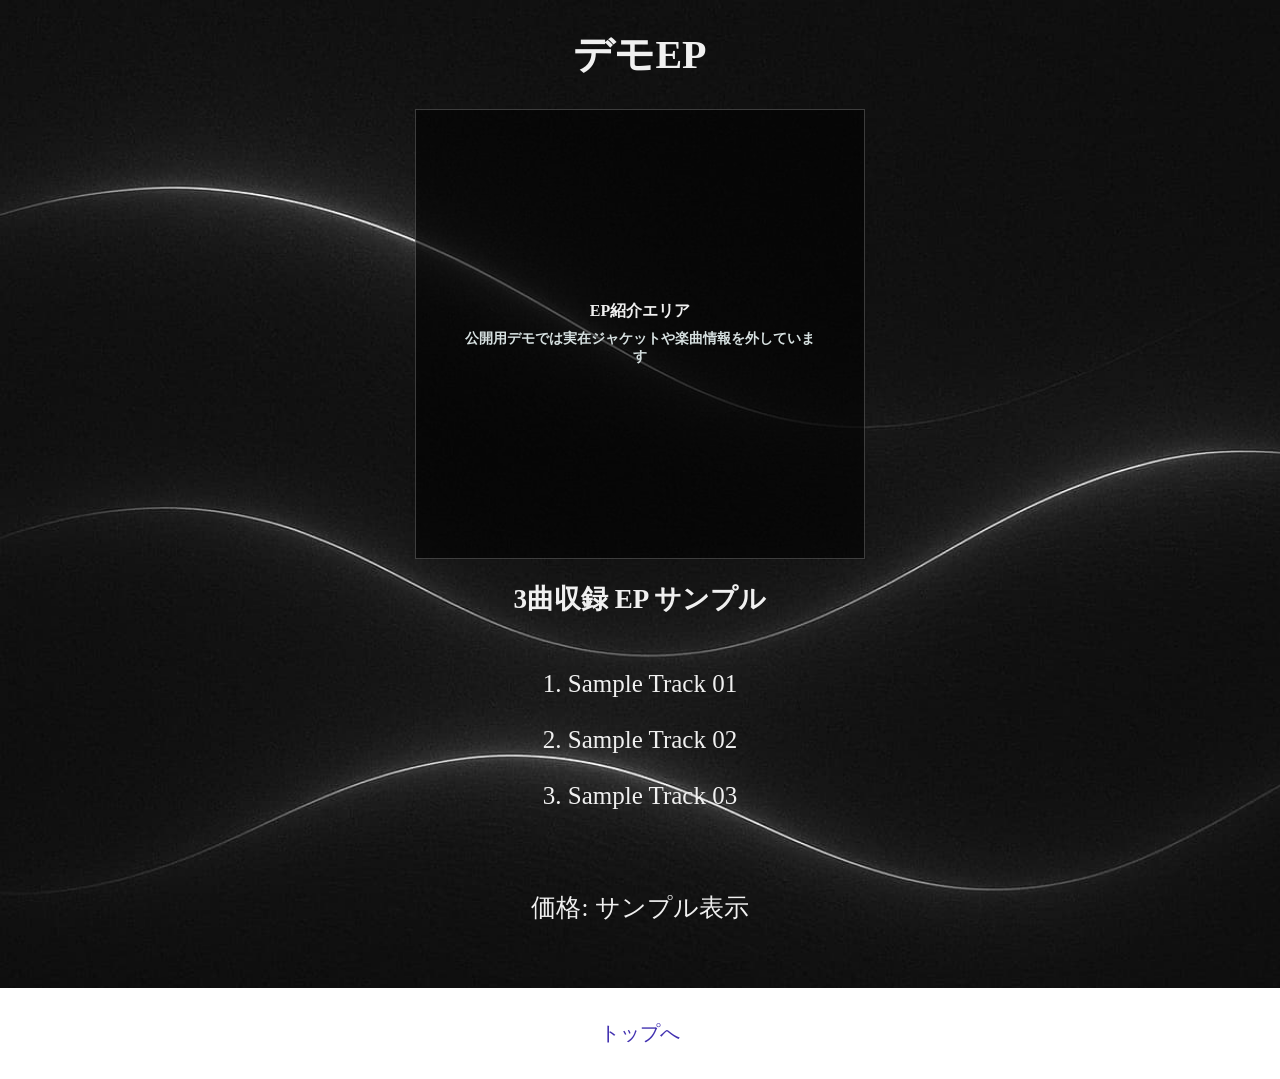
<file: demos/band-site/release.html>
<!doctype html>
<html lang="ja">
<head>
  <meta charset="utf-8">
  <meta name="viewport" content="width=device-width, initial-scale=1.0">
  <title>デモEP | サンプルバンド（仮）</title>
  <link rel="stylesheet" href="style_CD.css">
</head>
<body>
  <h1 class="title">デモEP</h1>
  <div class="CD_photo demo-cover large-cover">
    <span>EP紹介エリア</span>
    <small>公開用デモでは実在ジャケットや楽曲情報を外しています</small>
  </div>

  <h2 class="text_B">3曲収録 EP サンプル</h2>
  <p class="text">
    <br>
    1. Sample Track 01<br><br>
    2. Sample Track 02<br><br>
    3. Sample Track 03
  </p>

  <p class="text">
    <br><br>
    価格: サンプル表示
  </p>

  <div id="footer">
    <footer class="footer">
      <a class="Top" href="index.html">トップへ</a>
    </footer>
  </div>
</body>
</html>
</file>
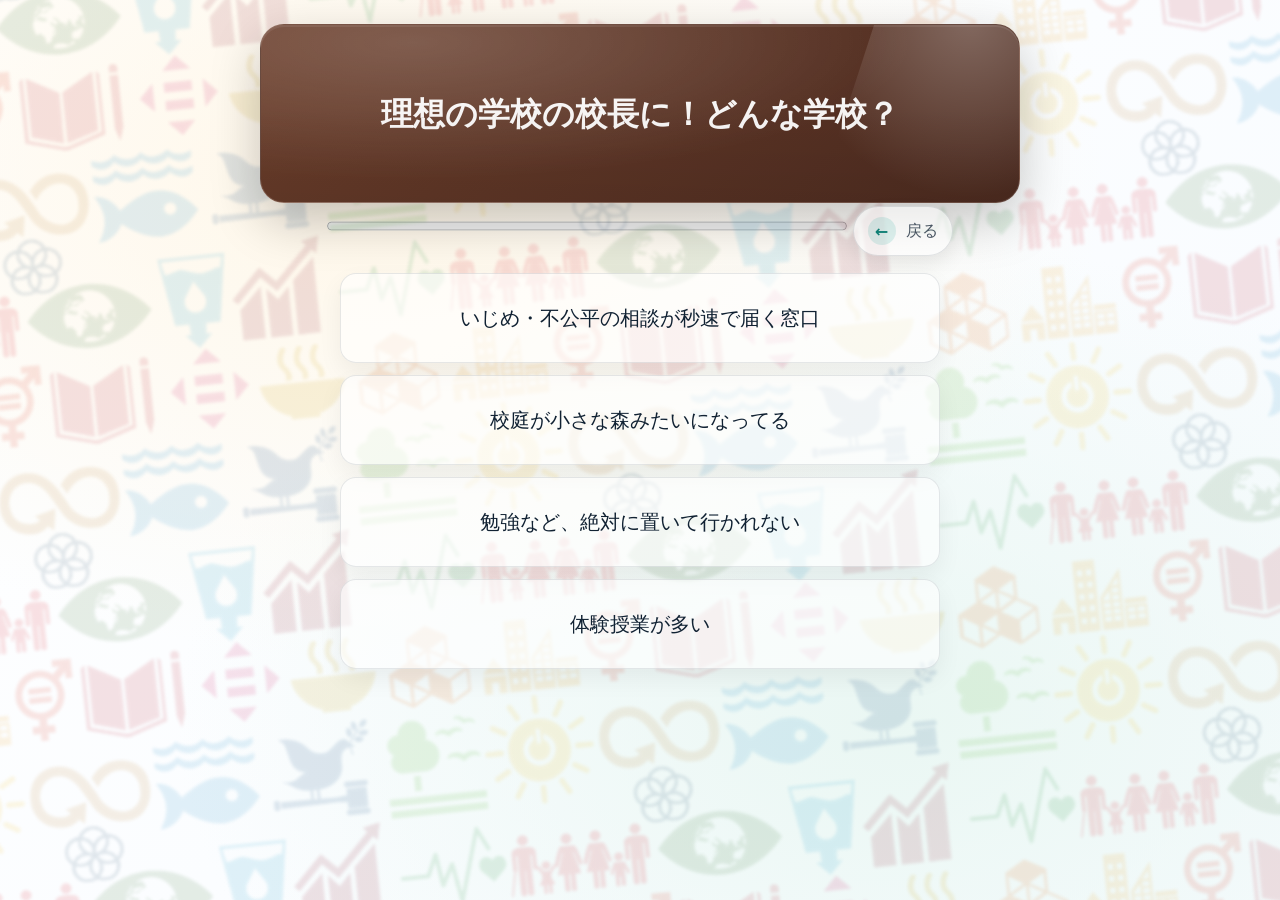
<file: demos/sdgs-check/question.html>
<!doctype html>
<html>
<head>
    <title>キミはエコい_SDGs診断</title>
    <meta charset="utf-8" />
    <meta http-equiv="X-UA-Compatible" content="IE=edge" />
    <link rel="icon" href="picture/Logo.png" sizes="32x32" type="image/png" />
    <link rel="stylesheet" href="Qestion.css">
    <meta name="viewport" content="width=device-width, initial-scale=1">

</head>
<body>
    <div class="screen">
    <div class="bg"></div>

    <div class="card">
    <h1></h1>
    </div>
    <progress max="100" value="0"></progress>
    <button id="back" type="button">戻る</button>

    <ul></ul>
    <div class ="point">あなたのエコ度は... <span data-point-num></span>です</div>


<script src="https://code.jquery.com/jquery-3.7.1.min.js"></script>
<script>
$(function(){
  

  // A. Human        -> SDGs 1〜6
  // B. Economy      -> SDGs 7〜12
  // C. Environment  -> SDGs 13〜15
  // D. Peace        -> SDGs 16〜17

  // 現在の問題番号
  let count = 0;

  // --- セッション保存（リロード対策） ---
  const SESSION_KEY = 'sdgs_quiz_state_v2';

  function saveState(){
    try{
      const state = {
        v: 2,
        count,
        list,
        goalMap,
        orders,
        answers,
        pickedGoal,
        categoryScore,
        goalScore
      };
      sessionStorage.setItem(SESSION_KEY, JSON.stringify(state));
    }catch(e){
      // 保存できない場合は黙って続行（容量不足など）
    }
  }

  function loadState(){
    try{
      const raw = sessionStorage.getItem(SESSION_KEY);
      if(!raw) return false;
      const state = JSON.parse(raw);
      if(!state || state.v !== 2) return false;

      count = Number(state.count) || 0;
      list = state.list || list;
      goalMap = state.goalMap || goalMap;
      orders = state.orders || [];
      answers = state.answers || [];
      pickedGoal = state.pickedGoal || [];

      if(Array.isArray(state.categoryScore)){
        categoryScore = state.categoryScore.slice(0,4);
        while(categoryScore.length < 4) categoryScore.push(0);
      }
      if(Array.isArray(state.goalScore)){
        goalScore = state.goalScore.slice(0,18);
        while(goalScore.length < 18) goalScore.push(0);
      }

      if(count < 0) count = 0;
      if(count >= list.length) count = list.length - 1;

      return true;
    }catch(e){
      return false;
    }
  }

  // 0..3（A..D）の各カテゴリ得点（=選んだ回数）
  let categoryScore = [0,0,0,0];

  
  // 1..17 のSDGs得点
  let goalScore = Array(18).fill(0);

  // 戻る用
  let orders = [];  // ★各問題の選択肢表示順（戻る用）
  let answers = [];       // その問題で選んだ originIndex(0..3)
  let pickedGoal = [];    // その問題で加点した goalId(1..17)

  // SDGs番号と名称対応
  const goalNames = {
    1:"1 貧困をなくそう",
    2:"2 飢餓をゼロに",
    3:"3 すべての人に健康と福祉を",
    4:"4 質の高い教育をみんなに",
    5:"5 ジェンダー平等を実現しよう",
    6:"6 安全な水とトイレを世界中に",
    7:"7 エネルギーをみんなに そしてクリーンに",
    8:"8 働きがいも経済成長も",
    9:"9 産業と技術革新の基盤をつくろう",
    10:"10 人や国の不平等をなくそう",
    11:"11 住み続けられるまちづくりを",
    12:"12 つくる責任 つかう責任",
    13:"13 気候変動に具体的な対策を",
    14:"14 海の豊かさを守ろう",
    15:"15 陸の豊かさも守ろう",
    16:"16 平和と公正をすべての人に",
    17:"17 パートナーシップで目標を達成しよう"
  };

  
  // 各質問の選択肢が加点するSDGs目標ID
  // [A, B, C, D] の順で格納
  // 例: Q1のAを選んだらSDGs1に加点、Bなら8に加点、Cなら13に加点、Dなら16に加点
  // ※質問順シャッフルに伴い、この配列も同じ順でシャッフルされる

  // 1の数は3, 2の数は2, 3の数は4, 5の数は1, 6の数は1, 7の数は1, 8の数は3
  // 9の数は3, 10の数は2, 11の数は1, 12の数は2, 13の数は3, 14の数は3, 15の数は6, 16の数は7, 17の数は5

  let goalMap = [
  // [A, B, C, D] それぞれが加点する SDGs 目標ID
  // A: 1〜6  / B: 7〜12 / C: 13〜15 / D: 16〜17
  [ 1,  8, 13, 16], // Q1: 変なニュース（貧困/働きがい/気候/公正）
  [ 2, 12, 15, 17], // Q2: コンビニ（飢餓/つくる責任/陸/パートナー）
  [ 3,  9, 15, 16], // Q3: 友達のピンチ（健康/技術基盤/陸/公正）
  [ 6,  7, 14, 17], // Q4: 便利屋（水/エネルギー/水の生態系/協力）
  [ 3, 11, 13, 17], // Q5: RPGスキル（健康/まちづくり/気候/協力）
  [ 4,  8, 15, 16], // Q6: 理想の学校（教育/働きがい/陸/公正）
  [ 2,  8, 14, 17], // Q7: ストレス解消（飢餓/働きがい/水の生態系/協力）
  [ 5, 10, 13, 16], // Q8: 未来の市長（ジェンダー/不平等/気候/公正）
  [ 1,  9, 15, 16], // Q9: 変わるボタン（貧困/技術基盤/陸/公正）
  [ 4, 11, 14, 17], // Q10: 友達グループ（教育/まちづくり/水の生態系/協力）
  [ 5,  8, 13, 16], // Q11: 嫌いな言葉（ジェンダー/働きがい/気候/公正）
  [ 4,  9, 14, 17]  // Q12: 嬉しい言葉（教育/技術基盤/水の生態系/協力）
];



  // 質問リスト
  let list = [
    {
      'title':'【速報】朝起きたら、スマホに変なニュースが！',
      'anser':[
        '財布が冬眠した人が続出！',
        'やる気でない、専門家「努力が迷子になっている可能性」',
        '4季が1季に！夏終わらず',
        '喋るたびに1瞬で"しーん"になる現象、解明か'
      ]
    },
    {
      'title':'コンビニで1個だけ奢ってあげると言われた',
      'anser':[
        '大盛カップ麺',
        'ミックスナッツ',
        'コンビニチキン',
        'たくさん入ったプチシュー'
      ]
    },
    {
      'title':'友達が「人生終わった」って言ってきた。あなたの第一声は？',
      'anser':[
        '「ご飯いこうぜ」',
        '「状況整理しよ。どうしたの？」',
        '「外へ散歩しに行こうぜ」',
        '「誰かと揉めてるの？手伝えることある？」'
      ]
    },
    {
      'title':'あなたは村の便利屋さん。依頼が4つ来たよ、どれを優先する？',
      'anser':[
        '「水まわりが地味に終わってる」',
        '「エアコンが古くて電気代が高い」',
        '「川魚がなんか…元気ない」',
        '「ウノのルールで毎回ケンカになる！」'
      ]
    },
    {
      'title':'RPGでパッシブスキル（常に発動）を1つ選べる）',
      'anser':[
        'HPゲージが減ってる人を察知できる',
        'お使いクエストを回避する嗅覚がある',
        '暑さ・寒さ・異常気象の前兆に気づける',
        '魔王と王様を仲良くさせる'
      ]
    },
    {
      'title':'理想の学校の校長に！どんな学校？',
      'anser':[
        '勉強など、絶対に置いて行かれない',
        '体験授業が多い',
        '校庭が小さな森みたいになってる',
        'いじめ・不公平の相談が秒速で届く窓口'
      ]
    },
    {
      'title':'あなたのストレスの減らし方は？',
      'anser':[
        'まず寝る、そして食う',
        'やる事を終わらせる',
        '外を散歩する',
        '人と遊ぶ'
      ]
    },
    {
      'title':'未来の市長として最初の一手を打つなら？',
      'anser':[
        '子育て・介護・病気の支援を増やす',
        'お金を稼ぎやすくする',
        '災害に強い街作りをする',
        '困りごと解決科を作る'
      ]
    },
    {
      'title':'目の前に世界が少し変わるボタンが！',
      'anser':[
        '貧困がなくなる！',
        '技術が進化する！',
        '自然が続く！',
        '平和が続く！'
      ]
    },
    {
      'title':'友達グループの中のあなたは？',
      'anser':[
        '「そういえばさぁ」話題役！',
        '「次あそこ行こうぜ」まとめ役！',
        '「みんな掃除して！忘れ物は？」お母さん役！',
        '「助かったわ」雰囲気よくする役！'
      ]
    },
    {
      'title':'あなたが嫌だと思う言葉は？',
      'anser':[
        '「自己責任でしょ」',
        '「結果残してないなら意味ないね」',
        '「まあ、ちょっとぐらいいいんじゃない？」',
        '「黙って従って」'
      ]
    },
    {
      'title':'言われて嬉しい言葉は？',
      'anser':[
        '「気づいてくれて助かった！」',
        '「アイディアめっちゃいいね！」',
        '「手伝ってくれてありがとう！」',
        '「気が利くね！」'
      ]
    }
  ];


  const restored = loadState();

  // 質問リストと goalMap を同じ順でシャッフル
  if(!restored){
  for (let i = list.length - 1; i > 0; i--) {             // ロジックはFisher–Yates
    const j = Math.floor(Math.random() * (i + 1));
    [list[i], list[j]] = [list[j], list[i]]; 
    
    [goalMap[i], goalMap[j]] = [goalMap[j], goalMap[i]];  // 問題順をシャッフルしたので goalMap も同じ順で入れ替える
  }

  }

  // 初期状態を保存
  if(!restored){
    saveState();
  }

  // 前回の結果表示
//if (localStorage.getItem('sindan') == null){
//  $('#kekka').text('まだ無いよ！');
//}else{
//  $('#kekka').text(localStorage.getItem('sindan'));
//}

  // 配列シャッフル関数
  function shuffleArray(arr){
    for (let i = arr.length - 1; i > 0; i--) {
      const j = Math.floor(Math.random() * (i + 1));
      [arr[i], arr[j]] = [arr[j], arr[i]];
    }
    return arr;
  }

  // 問題表示
  function render(count){
  $('li').remove();
  $('h1').html(list[count]['title']);

  // 選択肢の表示順をランダム化（戻る用に保存も）
  // すでに保存されていればそれを使う
  if(!orders[count]){
    orders[count] = shuffleArray([0,1,2,3]); // originIndexの並び
  }
  const order = orders[count];

  order.forEach(function(originIndex){
    const text = list[count]['anser'][originIndex];
    const li = `<li data-origin="${originIndex}">${text}</li>`;
    $('ul').append(li);
  });

  $('#back').prop('disabled', count === 0);

  // 表示順が決まったら保存
  saveState();
}

  // 初回表示（復元されていればその位置から）
  render(count);
  $('progress').val(100 * (count / list.length));

// ーーー回答アルゴリズムーーー
  // 変数一覧
  // categoryScore: 各カテゴリ得点（0..3）
  // goalScore: 各SDGs得点（1..17）
  // pickedGoal: 各問題で加点したSDGs目標ID（1..17）
  // answers: 各問題で選んだ選択肢の originIndex(0..3)
  // orders: 各問題の選択肢表示順（戻る用）
  // count: 現在の問題番号
  // list: 質問リスト
  // goalMap: 各質問の選択肢が加点するSDGs目標ID
  // goalNames: SDGs番号と名称対応

  // 回答反映
  // applyAnswer : 機能 - 指定の質問と選択肢に基づき、得点を加減算・pickedGoal更新
  function applyAnswer(qIndex, originIndex, delta){
    categoryScore[originIndex] += delta;

    const g = goalMap[qIndex][originIndex]; // 1..17
    goalScore[g] += delta;

    if(delta > 0){
      pickedGoal[qIndex] = g;
    }else{
      pickedGoal[qIndex] = undefined;
    }
  }
  // 結果決定（偏りを減らす：出現回数で補正して「その人らしさ」を判定）
  function decideResultGoalId(){
    // goalMap 内で各目標が「何回登場するか」（= その目標を取りやすい度）を数える
    const availCount = Array(18).fill(0); // 1..17
    let totalSlots = 0;
    for(let q=0; q<goalMap.length; q++){
      for(let k=0; k<4; k++){
        const gid = goalMap[q][k];
        if(gid >= 1 && gid <= 17) availCount[gid]++;
        totalSlots++;
      }
    }

    const n = list.length; // 回答数（=質問数）
    let bestZ = -Infinity;
    let bestGoals = [];

    for(let gid=1; gid<=17; gid++){
      const a = availCount[gid];
      if(a <= 0) continue; // その目標が一度も出ないなら除外

      // その目標が「ランダムに押された場合」に取られる確率
      const p = a / totalSlots;
      const mu = n * p;
      const varr = n * p * (1 - p);

      // 分散0はあり得ないが念のため
      const z = (varr > 0) ? ((goalScore[gid] - mu) / Math.sqrt(varr)) : -Infinity;

      if(z > bestZ){
        bestZ = z;
        bestGoals = [gid];
      }else if(z === bestZ){
        bestGoals.push(gid);
      }
    }

    // 同点ならランダム（固定優遇をしない）
    return bestGoals[Math.floor(Math.random() * bestGoals.length)];
  }


  // liクリック
  $('body').on('click', 'li', function(){
    const originIndex = Number($(this).data('origin')); // 0..3

    answers[count] = originIndex;
    applyAnswer(count, originIndex, +1);
    saveState();

    if(count < list.length - 1){
      count++;
      render(count);
      $('progress').val(100 * (count / list.length));
    }else{
      const goalId = decideResultGoalId();
      const resultText = goalNames[goalId];

      // 結果（必須）
      localStorage.setItem('sindan', resultText);
      localStorage.setItem('sindan_goalId', String(goalId));

      // 結果ページへ
      sessionStorage.removeItem(SESSION_KEY);
      window.location.href = 'result.html';
    }

  });

  // 戻るボタンクリック
  $('#back').on('click', function(){
    if(count === 0) return;

    const prevQ = count - 1;
    const prevIndex = answers[prevQ];

    if(prevIndex !== undefined){
      applyAnswer(prevQ, prevIndex, -1);
      answers[prevQ] = undefined;
      pickedGoal[prevQ] = undefined;
      saveState();
    }

    count--;
    render(count);
    $('progress').val(100 * (count / list.length));
  });

});
</script>
</file>
<file: assets/css/style.css>
:root {
  --bg: #ffffff;
  --surface: #f7f8fa;
  --surface-strong: #eef2f6;
  --text: #1d2630;
  --muted: #667085;
  --line: #d9e0e8;
  --primary: #1f6feb;
  --primary-dark: #174ea6;
  --accent: #0f8f72;
  --warning: #b7791f;
  --radius: 8px;
  --shadow: 0 18px 48px rgba(22, 34, 51, 0.08);
}

* {
  box-sizing: border-box;
}

html {
  scroll-behavior: smooth;
}

body {
  margin: 0;
  background: var(--bg);
  color: var(--text);
  font-family: Arial, "Hiragino Kaku Gothic ProN", "Yu Gothic", Meiryo, sans-serif;
  line-height: 1.7;
}

a {
  color: inherit;
}

.site-header {
  position: sticky;
  top: 0;
  z-index: 20;
  display: flex;
  align-items: center;
  justify-content: space-between;
  gap: 24px;
  padding: 18px clamp(20px, 5vw, 72px);
  background: rgba(255, 255, 255, 0.94);
  border-bottom: 1px solid var(--line);
  backdrop-filter: blur(12px);
}

.site-logo {
  font-weight: 700;
  text-decoration: none;
  letter-spacing: 0;
}

.site-nav {
  display: flex;
  flex-wrap: wrap;
  gap: 18px;
  color: var(--muted);
  font-size: 14px;
}

.site-nav a,
.card-actions a {
  text-decoration: none;
}

.site-nav a:hover,
.card-actions a:hover {
  color: var(--primary);
}

.section {
  width: min(1120px, calc(100% - 40px));
  margin: 0 auto;
  padding: 72px 0;
}

.hero {
  display: grid;
  grid-template-columns: minmax(0, 1.35fr) minmax(280px, 0.65fr);
  align-items: center;
  gap: 48px;
  min-height: 620px;
}

.eyebrow,
.section-label,
.work-type {
  margin: 0 0 10px;
  color: var(--primary);
  font-size: 13px;
  font-weight: 700;
  letter-spacing: 0;
  text-transform: uppercase;
}

h1,
h2,
h3,
p {
  margin-top: 0;
}

h1 {
  max-width: 760px;
  margin-bottom: 20px;
  font-size: 48px;
  line-height: 1.18;
}

.hero-title span {
  display: block;
}

h2 {
  margin-bottom: 16px;
  font-size: 34px;
  line-height: 1.25;
}

.intro-title {
  white-space: nowrap;
}

h3 {
  margin-bottom: 10px;
  font-size: 22px;
  line-height: 1.35;
}

.lead {
  max-width: 720px;
  color: var(--muted);
  font-size: 18px;
}

.hero-actions,
.card-actions {
  display: flex;
  flex-wrap: wrap;
  gap: 12px;
  align-items: center;
}

.button {
  display: inline-flex;
  align-items: center;
  justify-content: center;
  min-height: 46px;
  padding: 0 18px;
  border: 1px solid var(--line);
  border-radius: var(--radius);
  font-weight: 700;
  text-decoration: none;
}

.button.primary {
  border-color: var(--primary);
  background: var(--primary);
  color: #fff;
}

.button.ghost {
  background: #fff;
}

.hero-panel {
  display: grid;
  gap: 12px;
  padding: 24px;
  background: var(--surface);
  border: 1px solid var(--line);
  border-radius: var(--radius);
  box-shadow: var(--shadow);
}

.hero-panel span {
  display: block;
  padding: 12px 14px;
  background: #fff;
  border: 1px solid var(--line);
  border-radius: var(--radius);
  color: #344054;
  font-weight: 700;
}

.intro,
.split,
.contact {
  display: grid;
  grid-template-columns: 0.8fr 1.2fr;
  gap: 40px;
  border-top: 1px solid var(--line);
}

.section-heading {
  margin-bottom: 28px;
}

.work-grid {
  display: grid;
  grid-template-columns: repeat(3, minmax(0, 1fr));
  gap: 22px;
}

.work-card {
  display: flex;
  flex-direction: column;
  overflow: hidden;
  background: #fff;
  border: 1px solid var(--line);
  border-radius: var(--radius);
  box-shadow: 0 10px 24px rgba(22, 34, 51, 0.05);
}

.work-visual {
  min-height: 180px;
  background-color: var(--surface-strong);
  background-size: cover;
  background-position: center;
}

.band-preview {
  background-image: linear-gradient(135deg, rgba(15, 143, 114, 0.72), rgba(31, 111, 235, 0.2)), url("../../demos/band-site/haikei.jpg");
}

.sdgs-preview {
  background-image: linear-gradient(135deg, rgba(15, 143, 114, 0.88), rgba(255, 255, 255, 0.15)), url("../../demos/sdgs-check/picture/haikei.png");
}

.zaikou-preview {
  background:
    linear-gradient(135deg, rgba(31, 111, 235, 0.18), rgba(15, 143, 114, 0.2)),
    repeating-linear-gradient(0deg, #fff 0, #fff 24px, #e6edf5 25px),
    linear-gradient(90deg, #f5f8fb, #ffffff);
}

.work-body {
  display: flex;
  flex: 1;
  flex-direction: column;
  padding: 22px;
}

.work-body p {
  color: var(--muted);
}

.work-credit {
  margin-top: -4px;
  font-size: 13px;
  font-weight: 700;
}

.work-credit a,
.credit-note a,
.work-summary a {
  color: var(--primary);
}

.tag-list,
.tech-list {
  display: flex;
  flex-wrap: wrap;
  gap: 8px;
}

.tag-list {
  margin: auto 0 20px;
}

.tag-list span,
.tech-list span {
  display: inline-flex;
  align-items: center;
  min-height: 32px;
  padding: 4px 10px;
  background: var(--surface);
  border: 1px solid var(--line);
  border-radius: 999px;
  color: #344054;
  font-size: 13px;
  font-weight: 700;
}

.card-actions {
  padding-top: 16px;
  border-top: 1px solid var(--line);
  color: var(--primary);
  font-weight: 700;
}

.muted-link {
  color: var(--muted);
}

.check-list {
  display: grid;
  gap: 12px;
  margin: 0;
  padding: 0;
  list-style: none;
}

.check-list li {
  padding: 14px 16px;
  background: var(--surface);
  border: 1px solid var(--line);
  border-radius: var(--radius);
}

.tech-section {
  border-top: 1px solid var(--line);
}

.ai-note {
  max-width: 760px;
  margin: 18px 0 0;
  color: var(--muted);
  font-size: 14px;
}

.contact {
  align-items: start;
  border-bottom: 1px solid var(--line);
}

.contact-mail {
  display: inline-flex;
  margin-top: 8px;
  color: var(--primary);
  font-size: 18px;
  font-weight: 700;
}

.site-footer {
  padding: 28px 20px;
  color: var(--muted);
  text-align: center;
}

.work-detail {
  max-width: 1040px;
}

.breadcrumb {
  margin-bottom: 28px;
  color: var(--muted);
  font-size: 14px;
}

.breadcrumb a {
  color: var(--primary);
  text-decoration: none;
}

.detail-layout {
  display: grid;
  grid-template-columns: minmax(0, 1fr) 320px;
  gap: 22px;
  align-items: start;
}

.work-hero-detail,
.work-summary,
.detail-section {
  background: #fff;
  border: 1px solid var(--line);
  border-radius: var(--radius);
  box-shadow: 0 10px 24px rgba(22, 34, 51, 0.04);
}

.work-hero-detail {
  padding: 32px;
}

.credit-note {
  margin: 0 0 20px;
  padding: 14px 16px;
  background: #eef8f5;
  border: 1px solid #bee7dc;
  border-radius: var(--radius);
  color: #235e52;
  font-weight: 700;
}

.work-summary {
  position: sticky;
  top: 92px;
  padding: 22px;
}

.work-summary dl {
  display: grid;
  gap: 18px;
  margin: 0;
}

.work-summary div {
  padding-bottom: 16px;
  border-bottom: 1px solid var(--line);
}

.work-summary div:last-child {
  padding-bottom: 0;
  border-bottom: 0;
}

.work-summary dt {
  margin-bottom: 4px;
  color: var(--muted);
  font-size: 13px;
  font-weight: 700;
}

.work-summary dd {
  margin: 0;
  color: var(--text);
  font-weight: 700;
}

.detail-section {
  grid-column: 1 / -1;
  padding: 26px 28px;
}

.detail-section h2 {
  margin-bottom: 10px;
  font-size: 22px;
}

.plain-list {
  display: grid;
  gap: 10px;
  margin: 0;
  padding-left: 1.2em;
}

.plain-list li::marker {
  color: var(--primary);
}

@media (max-width: 900px) {
  .hero,
  .intro,
  .split,
  .contact {
    grid-template-columns: 1fr;
  }

  .hero {
    min-height: auto;
    padding-top: 56px;
  }

  h1 {
    font-size: 40px;
  }

  .work-grid,
  .detail-layout {
    grid-template-columns: 1fr;
  }

  .work-summary {
    position: static;
  }
}

@media (max-width: 640px) {
  .site-header {
    align-items: flex-start;
    flex-direction: column;
    padding: 14px 20px;
  }

  .section {
    width: min(100% - 28px, 1120px);
    padding: 48px 0;
  }

  h1 {
    font-size: 32px;
  }

  h2 {
    font-size: 28px;
  }

  .intro-title {
    font-size: 25px;
  }

  .hero-actions,
  .card-actions {
    align-items: stretch;
    flex-direction: column;
  }

  .button {
    width: 100%;
  }

  .work-hero-detail,
  .work-summary,
  .detail-section {
    padding: 18px;
  }
}
</file>
<file: demos/band-site/style.css>
body {
  background-image: url("haikei.jpg");
  background-size: cover;
  color: #f0f0f0;
  text-align: center;
  margin: 0;
}

a img {
  border: none;
  vertical-align: middle;
}

a,
a:link,
a:visited,
a:hover,
a:active {
  color: #b0f5f5;
  text-decoration: none;
}

a:hover {
  color: #ffffff;
}

.Title {
  color: #f0f0f0;
  font-size: 70px;
}

.icon {
  width: 9%;
}

.Title_Text {
  margin-top: 8%;
  margin-bottom: 0;
  margin-left: 13%;
  color: #ffffff;
  font-size: 40px;
  text-align: left;
}

#NEWS {
  margin-left: 17%;
  font-size: 20px;
  text-align: left;
}

#MV {
  display: flex;
  flex-wrap: wrap;
  gap: 20px;
  margin-top: 20px;
  margin-left: 14%;
}

.yt-frame {
  width: 40%;
  max-width: 100%;
  aspect-ratio: 16 / 9;
  border: none;
}

.demo-frame {
  display: grid;
  place-items: center;
  align-content: center;
  gap: 8px;
  background: rgba(0, 0, 0, 0.62);
  border: 1px solid rgba(255, 255, 255, 0.22);
}

.demo-frame small {
  color: #d7e1e1;
}

#RELEASE {
  margin-top: 0;
  margin-left: 14%;
  font-size: 25px;
  text-align: left;
}

.Release_Block {
  display: grid;
  grid-template-columns: repeat(2, minmax(260px, 360px));
  justify-content: center;
  gap: 48px;
  width: min(820px, 90%);
  margin-right: auto;
  margin-left: auto;
  margin-top: 16px;
}

.release-item {
  text-align: center;
}

.CD_photo {
  width: 100%;
  margin-top: 0;
}

.demo-cover {
  display: grid;
  place-items: center;
  align-content: center;
  aspect-ratio: 1 / 1;
  background: rgba(0, 0, 0, 0.62);
  border: 1px solid rgba(255, 255, 255, 0.22);
  color: #f0f0f0;
  font-weight: 700;
}

.demo-cover-alt {
  background: rgba(13, 30, 43, 0.72);
}

.CD_name {
  display: block;
  margin-top: 8px;
  font-size: 20px;
}

.footer {
  margin: 0;
  padding: 2rem;
  background: #ffffff;
  color: black;
  font-size: 20px;
  text-align: left;
}

#footer {
  margin-top: 5%;
}

a.QandA,
a.QandA:link,
a.QandA:visited,
a.QandA:hover,
a.QandA:active,
a.PortfolioLink,
a.PortfolioLink:link,
a.PortfolioLink:visited,
a.PortfolioLink:hover,
a.PortfolioLink:active {
  color: hsl(248, 57%, 44%);
  text-decoration: none;
}

a.QandA:hover,
a.PortfolioLink:hover {
  color: #000000;
}

@media (max-width: 600px) {
  .Title {
    font-size: 30px;
  }

  .Title_Text {
    margin-left: 3%;
    color: #ffffff;
    font-size: 25px;
  }

  .icon {
    width: 18%;
  }

  #NEWS {
    margin-left: 4%;
    color: #ffffff;
    font-size: 12px;
  }

  .yt-frame {
    display: block;
    width: 90%;
    max-width: 600px;
    margin: 0 auto;
    aspect-ratio: 16 / 9;
    border: none;
  }

  #MV {
    display: flex;
    flex-direction: column;
    align-items: center;
    width: 100%;
    margin: 0 auto;
    padding: 0;
  }

  #RELEASE {
    margin-left: 0;
    font-size: 16px;
    text-align: center;
  }

  .Release_Block {
    grid-template-columns: 1fr;
    gap: 26px;
    width: min(82%, 360px);
    margin-right: auto;
    margin-left: auto;
  }

  .release-item {
    min-width: 0;
  }

  .CD_name {
    font-size: 15px;
  }

  .demo-cover {
    min-height: 0;
  }

  .footer {
    padding: 0.8rem 1rem;
    font-size: 15px;
    line-height: 1.2;
    text-align: center;
  }

  #footer {
    margin-top: 15%;
  }
}
</file>
<file: demos/sdgs-check/style.css>
*{ box-sizing:border-box; }
body{
  margin:0;
  font-family: "Noto Sans JP", system-ui, -apple-system, sans-serif;
  color:var(--text);
}


/* 背景画像：薄く・透明に */
body::before {
  	content: "";             /* 疑似要素を有効化 */
  	position: absolute;      /* body基準で配置 */

    top: 0;
  	left: 0;
  	width: 100%;
  	height: 100%;

  	background-image: url("picture/haikei.png"); /* 背景画像 */
  	background-size: 250%;

	opacity: 0.3;   /* 透明度 */
  	z-index: -1;             /* 中身の背面へ */
}

/* カラーパレット */
:root{
  --bg1:#EAF7F3;        /* 薄いティール寄り */
  --bg2:#FFF7E8;        /* 薄いアイボリー */
  --primary:#16A394;    /* ティール */
  --accent:#F7C948;     /* 星っぽい黄色 */
  --text:#123;
}

/* 全体画面：中央寄せ＋背景グラデーション */
.screen{
  min-height:100svh;
  display:grid;
  place-items:center;
  padding:24px;
  background: radial-gradient(1200px 800px at 30% 20%, var(--bg2), transparent 60%),
              radial-gradient(1200px 800px at 70% 80%, var(--bg1), transparent 60%),
              linear-gradient(135deg, #ffffff, #f7fbff);
  position:relative;
  overflow:hidden;
}

/* 背景パターン：薄く・少しだけぼかす */
.bg{
  pointer-events: none;
  position:absolute; inset:-40px;
  background:url("picture/haikei.png") center/520px repeat;
  opacity:.12;
  filter: blur(1.5px);
  transform: rotate(-6deg) scale(1.1);
}

/* 中央カード：フロスト（ガラスっぽい） */
.card{
  width:min(420px, 92vw);
  padding:28px 22px 22px;
  border-radius:24px;
  background: rgba(255, 255, 255, 0);
  backdrop-filter: blur(14px);
  -webkit-backdrop-filter: blur(14px);
  border: 1px solid rgba(255,255,255,.65);
  box-shadow: 0 18px 50px rgba(0,0,0,.12);
  text-align:center;
  position:relative;
}

.logo{
  width:min(260px, 78vw);
  height:auto;
  display:block;
  margin:4px auto 10px;
  filter: drop-shadow(0 10px 18px rgba(0,0,0,.14));
}

/* 見出し＋リード文 */
.lead{
  margin:0 0 18px;
  font-size:14px;
  opacity:.78;
}

/* CTAボタン：丸角＋影は控えめ、押せる感だけ残す */
.cta{
  width:100%;
  border:0;
  border-radius:18px;
  padding:16px 18px;
  font-size:16px;
  font-weight:800;
  letter-spacing:.02em;
  color:white;
  background: linear-gradient(135deg, var(--primary), #0E7F74);
  box-shadow: 0 14px 30px rgba(22,163,148,.28);
  display:flex;
  align-items:center;
  justify-content:center;
  gap:10px;
  cursor:pointer;
  transition: transform .12s ease, box-shadow .12s ease, filter .12s ease;
}

.cta:hover{
  transform: translateY(-1px);
  filter: brightness(1.02);
}

.cta:active{
  transform: translateY(1px);
  box-shadow: 0 10px 20px rgba(22,163,148,.22);
}

.arrow{
  display:inline-flex;          /* ← inline-block じゃなくて flex に */
  align-items:center;
  justify-content:center;

  background: rgba(255, 229, 84, 0.9);
  padding:2px 10px;
  border-radius:999px;

  color:#fff;                   /* ← 矢印の色を明示 */
  line-height: 1;
}

.arrow::before{
  content:"";
  display:block;
  width: 10px;                  /* ← emやめて固定値に（安定） */
  height: 10px;
  box-sizing: border-box;
  border: 2px solid #fff;       /* ← まず枠を作る */
  border-left: 0;               /* ← 左と下を消して “→” に */
  border-bottom: 0;
  transform: rotate(45deg);
}


.note{
  margin:14px 0 0;
  font-size:12px;
  opacity:.7;
}

.start-link{
  text-decoration: none;
  color: inherit;
}

.result{
  position: fixed;
  top: 10%;
  right: 10%;
  font-weight: bold;
}

#kekka{
  color: red;
}

/*　－－－－－－－－－－－－－－－－－－－－　*/
/*　ーーーーメディアクエリ（スマホ）ーーーー　*/ 
/*　－－－－－－－－－－－－－－－－－－－－　*/

@media (max-width: 780px) {

/* 背景パターン：薄く・少しだけぼかす */
.bg{
  background:url("picture/haikei.png") center/450px repeat;
}

.result{
  font-size: 15px;
}

.card{
  width:min(90%);
  padding:28px 22px 22px;
  border-radius:24px;
}

.logo{
  width:min(75%);
  height:auto;
  display:block;
  margin:4px auto 10px;
  filter: drop-shadow(0 10px 18px rgba(0,0,0,.14));
}

/* 見出し＋リード文 */
.lead{
  margin:0 0 18px;
  font-size:14px;
  opacity:.78;
}

/* CTAボタン：丸角＋影は控えめ、押せる感だけ残す */
.cta{
  border:0;
  border-radius:18px;
  padding:13px 18px;
  font-size:14px;
  font-weight:800;
  letter-spacing:.02em;
}

}
/* メディアクエリ終了*/
</file>
<file: demos/zaikou-tool/style.css>
:root {
  --bg: #f4f7fb;
  --surface: #ffffff;
  --text: #1f2933;
  --muted: #667085;
  --line: #d8e0ea;
  --primary: #1f6feb;
  --success: #0f8f72;
  --danger: #b42318;
}

* {
  box-sizing: border-box;
}

body {
  margin: 0;
  background: var(--bg);
  color: var(--text);
  font-family: Arial, "Hiragino Kaku Gothic ProN", "Yu Gothic", Meiryo, sans-serif;
  line-height: 1.6;
}

button,
input,
select {
  font: inherit;
}

.app-header {
  display: flex;
  align-items: center;
  justify-content: space-between;
  gap: 24px;
  padding: 28px clamp(18px, 5vw, 56px);
  background: var(--surface);
  border-bottom: 1px solid var(--line);
}

.app-label {
  margin: 0 0 6px;
  color: var(--primary);
  font-size: 13px;
  font-weight: 700;
}

h1,
h2,
p {
  margin-top: 0;
}

h1 {
  margin-bottom: 8px;
  font-size: clamp(28px, 5vw, 42px);
}

.back-link {
  color: var(--primary);
  font-weight: 700;
  text-decoration: none;
}

.page {
  width: min(1120px, calc(100% - 32px));
  margin: 0 auto;
  padding: 28px 0 56px;
}

.control-panel,
.summary,
.preview {
  margin-bottom: 22px;
  padding: 20px;
  background: var(--surface);
  border: 1px solid var(--line);
  border-radius: 8px;
}

.control-panel {
  display: grid;
  grid-template-columns: repeat(4, minmax(0, 1fr));
  gap: 14px;
  align-items: end;
}

label {
  display: grid;
  gap: 6px;
  color: var(--muted);
  font-size: 13px;
  font-weight: 700;
}

input,
select {
  width: 100%;
  min-height: 42px;
  padding: 8px 10px;
  border: 1px solid var(--line);
  border-radius: 8px;
  background: #fff;
  color: var(--text);
}

button {
  min-height: 42px;
  border: 0;
  border-radius: 8px;
  cursor: pointer;
  font-weight: 700;
}

.print-button {
  background: var(--primary);
  color: #fff;
}

.clear-button {
  padding: 0 14px;
  background: #fff1f0;
  color: var(--danger);
}

.summary {
  display: flex;
  align-items: center;
  justify-content: space-between;
  gap: 16px;
}

.summary p {
  margin-bottom: 0;
  color: var(--muted);
}

.summary strong {
  font-size: 32px;
}

.student-grid {
  display: grid;
  grid-template-columns: repeat(2, minmax(0, 1fr));
  gap: 16px;
}

.student-card {
  display: grid;
  gap: 12px;
  padding: 16px;
  background: var(--surface);
  border: 1px solid var(--line);
  border-radius: 8px;
}

.student-card.is-registered {
  border-color: rgba(15, 143, 114, 0.45);
  background: #f2fbf8;
}

.student-toggle {
  display: grid;
  grid-template-columns: 42px 1fr auto;
  gap: 12px;
  align-items: center;
  width: 100%;
  min-height: 68px;
  padding: 0;
  background: transparent;
  color: inherit;
  text-align: left;
}

.student-toggle b {
  display: block;
  color: var(--muted);
  font-size: 13px;
}

.roster {
  display: grid;
  place-items: center;
  width: 42px;
  height: 42px;
  background: #eef4ff;
  border-radius: 8px;
  color: var(--primary);
}

.badge {
  padding: 5px 9px;
  background: #eef2f6;
  border-radius: 999px;
  color: var(--muted);
  font-size: 12px;
}

.is-registered .badge {
  background: #dff7ef;
  color: var(--success);
}

.preview-header {
  display: flex;
  align-items: center;
  justify-content: space-between;
  gap: 16px;
}

.preview-header button {
  padding: 0 14px;
  background: #eef2f6;
}

table {
  width: 100%;
  border-collapse: collapse;
  background: #fff;
}

th,
td {
  padding: 12px;
  border-bottom: 1px solid var(--line);
  text-align: left;
}

th {
  color: var(--muted);
  font-size: 13px;
}

.note {
  margin: 16px 0 0;
  color: var(--muted);
  font-size: 13px;
}

@media (max-width: 820px) {
  .app-header,
  .summary,
  .preview-header {
    align-items: flex-start;
    flex-direction: column;
  }

  .control-panel,
  .student-grid {
    grid-template-columns: 1fr;
  }
}
</file>
<file: demos/band-site/style_Men.css>
body {
  display: flex;
  flex-direction: column;
  min-height: 100vh;
  margin: 0;
  background-image: url("haikei.jpg");
  background-size: cover;
  color: #f0f0f0;
  text-align: center;
}

* {
  box-sizing: border-box;
}

.Title {
  font-size: 44px;
}

.Title_Text {
  font-size: 30px;
}

.member-note {
  width: min(720px, calc(100% - 32px));
  margin: 0 auto 28px;
  color: #f0f0f0;
  font-size: 18px;
}

.member-grid {
  display: grid;
  grid-template-columns: repeat(3, minmax(0, 1fr));
  gap: 18px;
  width: min(980px, calc(100% - 32px));
  margin: 0 auto 48px;
}

.member-card,
.live-panel {
  background: rgba(0, 0, 0, 0.58);
  border: 1px solid rgba(255, 255, 255, 0.22);
  color: #f0f0f0;
}

.member-card {
  padding: 22px;
  text-align: left;
}

.part,
.live-date {
  color: #b0f5f5;
  font-weight: 700;
}

.member-card h2 {
  margin: 8px 0 12px;
  font-size: 28px;
}

.member-card p,
.live-panel p {
  margin-bottom: 0;
  line-height: 1.7;
}

.live-panel {
  width: min(760px, calc(100% - 32px));
  margin: 0 auto 48px;
  padding: 28px;
  text-align: left;
  overflow-wrap: anywhere;
}

.live-panel h2 {
  margin: 8px 0 14px;
  font-size: 34px;
}

.live-panel dl {
  display: grid;
  gap: 14px;
  margin: 24px 0 0;
}

.live-panel div {
  display: grid;
  grid-template-columns: 150px 1fr;
  gap: 14px;
  padding-top: 14px;
  border-top: 1px solid rgba(255, 255, 255, 0.22);
}

.live-panel dt {
  color: #b0f5f5;
  font-weight: 700;
}

.live-panel dd {
  margin: 0;
}

a.Top,
a.Top:link,
a.Top:visited,
a.Top:hover,
a.Top:active {
  color: hsl(248, 57%, 44%);
  text-decoration: none;
}

.footer {
  margin: 0;
  padding: 2rem;
  background: #ffffff;
  color: black;
  font-size: 20px;
}

#footer {
  margin-top: auto;
}

@media (max-width: 600px) {
  .Title {
    font-size: 30px;
  }

  .Title_Text {
    font-size: 22px;
  }

  .member-grid {
    grid-template-columns: 1fr;
  }

  .member-card,
  .live-panel {
    padding: 18px;
  }

  .live-panel div {
    grid-template-columns: 1fr;
    gap: 4px;
  }

  .footer {
    padding: 0.8rem 1rem;
    font-size: 15px;
    line-height: 1.2;
    text-align: center;
  }
}
</file>
<file: demos/band-site/style_CD.css>
body {
  margin: 0;
  background-image: url("haikei.jpg");
  background-size: cover;
  color: #f0f0f0;
  text-align: center;
}

.title {
  font-size: 40px;
}

.text_B {
  font-size: 27px;
}

.text {
  font-size: 25px;
}

.CD_photo {
  width: 35%;
  margin-top: 0;
}

.demo-cover {
  display: grid;
  place-items: center;
  align-content: center;
  gap: 8px;
  aspect-ratio: 1 / 1;
  margin: 0 auto;
  background: rgba(0, 0, 0, 0.62);
  border: 1px solid rgba(255, 255, 255, 0.22);
  color: #f0f0f0;
  font-weight: 700;
}

.demo-cover small {
  max-width: 80%;
  color: #d7e1e1;
  font-size: 14px;
}

a.Top,
a.Top:link,
a.Top:visited,
a.Top:hover,
a.Top:active {
  color: hsl(248, 57%, 44%);
  text-decoration: none;
}

.footer {
  margin: 0;
  padding: 2rem;
  background: #ffffff;
  color: black;
  font-size: 20px;
}

#footer {
  margin-top: 5%;
}

@media (max-width: 600px) {
  .CD_photo {
    width: 80%;
    margin-right: auto;
    margin-left: auto;
  }

  .text {
    font-size: 18px;
  }

  .footer {
    padding: 0.8rem 1rem;
    font-size: 15px;
    line-height: 1.2;
    text-align: center;
  }

  #footer {
    margin-top: 15%;
  }
}
</file>
<file: demos/sdgs-check/Qestion.css>
*{ box-sizing:border-box; }
body{
  position: relative;      /* 疑似要素の基準 */
  text-align: center;
  margin:0;
  font-family: "Noto Sans JP", system-ui, -apple-system, sans-serif;
  color:var(--text);
  
}

body::before {
  	content: "";             /* 疑似要素を有効化 */
  	position: absolute;      /* body基準で配置 */

    top: 0; 
  	left: 0;
  	width: 100%;
  	height: 100%;

  	background-image: url("picture/haikei.png"); /* 背景画像 */
  	background-size: 250%;

	opacity: 0.3;   /* 透明度 */
  	z-index: -1;             /* 中身の背面へ */
}

:root{
  --bg1:#EAF7F3;        /* 薄いティール寄り */
  --bg2:#FFF7E8;        /* 薄いアイボリー */
  --primary:#16A394;    /* ティール */
  --accent:#F7C948;     /* 星っぽい黄色 */
  --text:#123;
}

.screen{
  min-height:100svh;
/* 高さ中央ぞろえ
  display:grid;
  place-items:center;
*/
  padding:24px;
  background: radial-gradient(1200px 800px at 30% 20%, var(--bg2), transparent 60%),
              radial-gradient(1200px 800px at 70% 80%, var(--bg1), transparent 60%),
              linear-gradient(135deg, #ffffff, #f7fbff);
  position:relative;
  overflow:hidden;
}

/* 背景パターン：薄く・少しだけぼかす */
.bg{
  pointer-events: none;
  position:absolute; inset:-40px;
  background:url("picture/haikei.png") center/520px repeat;
  opacity:.12;
  filter: blur(1.5px);
  transform: rotate(-6deg) scale(1.1);
}

.card{
  position: relative;
  width: min(760px, 92vw);
  margin: 0 auto;
  margin-bottom: 3px;
  padding: 28px 22px;
  border-radius: 24px;
  text-align: center;
  position: relative;
  overflow: hidden;

  /* ブラウンの深み */
  background:
    radial-gradient(120% 140% at 20% 10%, rgba(255,255,255,.18), transparent 55%),
    linear-gradient(135deg, #6a3d2a, #4b2a1f);

  /* ちょい立体 */
  border: 1px solid rgba(255,255,255,.14);
  box-shadow:
    0 18px 50px rgba(0,0,0,.22),
    0 2px 0 rgba(255,255,255,.08) inset;

  color: rgba(255,255,255,.92); /* カード内の文字色 */
}

/* つやハイライト */
.card::before{
  content:"";
  position:absolute;
  inset:-80px -140px auto auto;
  width: 300px;
  height: 300px;
  background: radial-gradient(circle at 30% 30%, rgba(255,255,255,.28), transparent 60%);
  transform: rotate(18deg);
  pointer-events:none;
  z-index: 0;
}

/* ほんのりノイズっぽい質感（好み） */
.card::after{
  content:"";
  position:absolute;
  inset:0;
  background: linear-gradient(0deg, rgba(0,0,0,.10), transparent 55%);
  opacity:.6;
  pointer-events:none;
  z-index: 0;
}



h1{
  color: rgba(255,255,255,.95);
  font-weight: bold;
  margin-bottom: 20px;

  line-height: 1.25;   /* 行間を固定 */
  min-height: 2.5em;   /* 2行ぶん確保（1.25 × 2 = 2.5） */

  display: flex;
  align-items: center;        /* 縦センター */
  justify-content: center;    /* 横センター（text-alignでもOK） */
  text-align: center;
}

ul{
  width: min(600px, 100%); /* 固定→可変 */
  margin: 0 auto;
  padding-left: 0;
  list-style: none;
}

progress{
  width: min(520px, 100%); /* 固定→可変 */
  height: 18px;
  margin-top: 10px;
  margin-bottom: 5px;
/*  -webkit-appearance: none; /* プログレスバーのスタイルをリセット */
/*  -moz-appearance: none; /* プログレスバーのスタイルをリセット */
/*  background-color: #494949; /* プログレスバーの背景色/-moz- 用 */
}

#back{
  position: relative;
  z-index: 1;
  
  margin-top: 0px;
  margin-bottom: 5px;
  appearance: none;
  -webkit-appearance: none;
  border: 0;
  background: transparent;
  font: inherit;
  color: inherit;
  text-decoration: none;

  display: inline-flex;
  align-items: center;
  justify-content: center;
  gap: 10px;

  padding: 10px 14px;
  border-radius: 999px;

  /* 控えめで上品なゴースト */
  color: rgba(18,34,51,.75);
  background: rgba(255, 255, 255, 0.6);
  border: 1px solid rgba(18,34,51,.12);
  box-shadow: 0 8px 20px rgba(0,0,0,.08);

  cursor: pointer;
  transition: transform .12s ease, box-shadow .12s ease, filter .12s ease;
}

#back::before{
  content: "←";
  display: inline-grid;
  place-items: center;
  width: 28px;
  height: 28px;
  border-radius: 999px;
  background: rgba(22,163,148,.14);
  color: rgba(14,127,116,1);
  font-weight: 900;
}

#back:hover{
  transform: translateY(-1px);
  filter: brightness(1.02);
  box-shadow: 0 12px 26px rgba(0,0,0,.10);
}

#back:active{
  transform: translateY(1px);
  box-shadow: 0 8px 18px rgba(0,0,0,.08);
}

#back:focus-visible{
  outline: 3px solid rgba(22,163,148,.35);
  outline-offset: 3px;
}


li{
  position: relative;
  z-index: 1;
  margin-top: 12px;

  background: rgba(255, 255, 255, 0.6);
  border: 1px solid rgba(18,34,51,0.1);
  border-radius: 16px;
  box-shadow: 0 10px 24px rgba(0,0,0,0.06);

  font-weight: 550;
  font-size: 20px;

  /* 2行ぶんの高さ確保 */
  line-height: 1.25;
  min-height: 4.5em;         /* line-height(1.25) × 2行 = 2.5em */

  /* 文字を箱の中央に */
  display: flex;
  align-items: center;       /* 縦センター */
  justify-content: center;   /* 横センター */
  text-align: center;

  /* パディングは“縦”より“横”中心に寄せると安定 */
  padding: 0 12px;           /* ←縦paddingを消すのがコツ */
}

.point{
  margin-top: 100px;
  color: rgb(239, 81, 108);
  display: none;
  font-size: 40px;
}




/*  ::-webkit-progress-bar {
/*    background-color: #ffffff93; /* プログレスバーの背景色/-webkit- 用 */
/*  }
*/
/*  ::-webkit-progress-value {
/*  background-color: greenyellow; /* プログレスバーの進捗部分色/-webkit- 用 */
/*  }
*/
/*  ::-moz-progress-bar {
/*  background-color: greenyellow; /* プログレスバーの進捗部分色/-moz- 用 */
/*  }
*/

.result{
  position: fixed;
  top: 10%;
  right: 10%;
  font-weight: bold;
}
#kekka{
  color: red;
}


/*　－－－－－－－－－－－－－－－－－－－－　*/
/*　ーーーーメディアクエリ（スマホ）ーーーー　*/ 
/*　－－－－－－－－－－－－－－－－－－－－　*/

@media (max-width: 780px) {

.card{
  width:min(100%, 760px);
  /*padding:28px 22px 22px;
  border-radius:24px;
  */
}
h1{
  font-size: 18px;
  line-height: 1.25;
  min-height: 2.5em;
}

ul{
  width: 100%;
  margin: 0;
  padding-left: 0;
}

li{
  font-size: 15px;

  line-height: 1.25;
  min-height: 4.5em;

  display:flex;
  align-items:center;
  justify-content:center;

  padding: 0 10px;
}

progress{
  width: 72%;
}

#back{
  width: auto;
  padding: 8px 12px;
  font-size: 14px;

}
}
/* メディアクエリ終了*/
</file>
